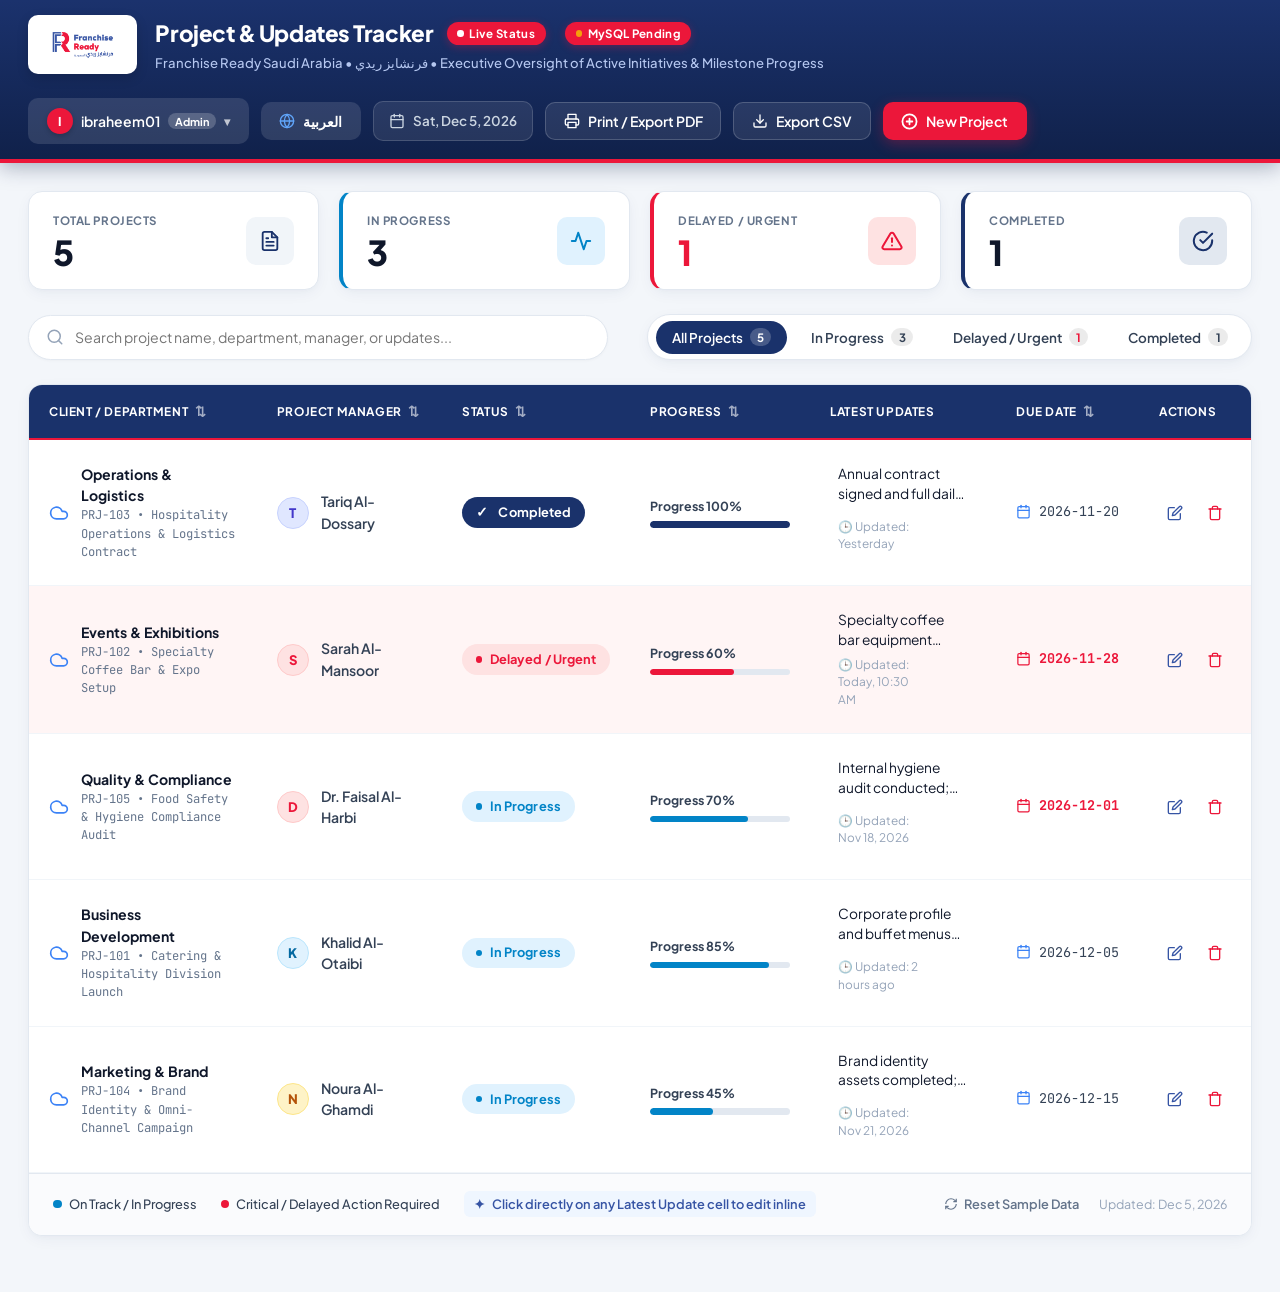
<file: index.html>
<!DOCTYPE html>
<html lang="en" dir="ltr" id="htmlRoot">
<head>
  <meta charset="UTF-8">
  <meta name="viewport" content="width=device-width, initial-scale=1.0">
  <title>Franchise Ready | Project &amp; Updates Tracker - فرنشايز ريدي</title>
  <link rel="icon" type="image/png" href="assets/logo.png">
  <link rel="preconnect" href="https://fonts.googleapis.com">
  <link rel="preconnect" href="https://fonts.gstatic.com" crossorigin>
  <link href="https://fonts.googleapis.com/css2?family=Cairo:wght@400;600;700;800;900&family=Plus+Jakarta+Sans:wght@400;500;600;700;800&family=JetBrains+Mono:wght@500;600&display=swap" rel="stylesheet">
  <link rel="stylesheet" href="css/style.css">
</head>
<body>

  <!-- Top App Navigation / Franchise Ready Executive Header -->
  <header class="app-header">
    <div class="header-container">
      <div class="header-brand">
        <!-- Official Franchise Ready Logo Card -->
        <a href="index.html" class="brand-logo-card" title="Franchise Ready - فرنشايز ريدي السعودية">
          <img src="assets/logo.png" alt="Franchise Ready Logo" class="brand-logo-img">
        </a>

        <div class="header-titles">
          <div class="title-row">
            <h1 class="app-title" data-i18n="appTitle">Project &amp; Updates Tracker</h1>
            <span class="live-status-badge">
              <span class="live-dot"></span> <span data-i18n="liveStatus">Live Status</span>
            </span>
            <a href="api/install.php" target="_blank" class="live-status-badge db-status-badge" id="headerDbBadge" title="MySQL / PHP Backend Diagnostic" style="text-decoration:none; margin-left:6px;">
              <span class="live-dot" id="headerDbDot" style="background: #10b981;"></span> <span id="headerDbText">MySQL Connected</span>
            </a>
          </div>
          <p class="app-subtitle" data-i18n="appSubtitle">Franchise Ready Saudi Arabia &bull; فرنشايز ريدي &bull; Executive Oversight of Active Initiatives &amp; Milestone Progress</p>
        </div>
      </div>

      <div class="header-actions">
        <!-- User Session Pill & Dropdown -->
        <div class="user-session-wrap" id="userSessionWrap">
          <button type="button" class="btn btn-user-profile" id="btnUserMenu" aria-expanded="false" title="User Account">
            <span class="user-avatar-mini" id="userMiniAvatar">A</span>
            <span class="user-name-label" id="userNameLabel">ibraheem01</span>
            <span class="user-role-badge" id="userRoleBadge">Admin</span>
            <span class="dropdown-caret">▾</span>
          </button>

          <!-- User Account Dropdown Menu -->
          <div class="user-dropdown-menu" id="userDropdownMenu" style="display: none;">
            <div class="dropdown-header">
              <strong id="dropdownUserFullName">Ibraheem Al-Dosari</strong>
              <small class="text-muted" id="dropdownUserRole">System Administrator</small>
            </div>
            <div class="dropdown-divider"></div>
            <!-- Admin only: Manage Users -->
            <button type="button" class="dropdown-item" id="btnOpenUserManagement">
              <span class="dropdown-icon">👥</span>
              <span data-i18n="menuManageUsers">Manage Users</span>
            </button>
            <!-- Change Password -->
            <button type="button" class="dropdown-item" id="btnOpenChangePassword">
              <span class="dropdown-icon">🔑</span>
              <span data-i18n="menuChangePassword">Change Password</span>
            </button>
            <!-- Standalone Login Page -->
            <a href="login.html" class="dropdown-item">
              <span class="dropdown-icon">🖥️</span>
              <span data-i18n="menuStandaloneLogin">Login Page</span>
            </a>
            <!-- Database Setup / Diagnostics -->
            <a href="api/install.php" target="_blank" class="dropdown-item">
              <span class="dropdown-icon">🗄️</span>
              <span data-i18n="menuDatabaseSetup">Database Setup & Diagnostics</span>
            </a>
            <div class="dropdown-divider"></div>
            <!-- Logout -->
            <button type="button" class="dropdown-item text-danger" id="btnLogout">
              <span class="dropdown-icon">🚪</span>
              <span data-i18n="menuLogout">Sign Out</span>
            </button>
          </div>
        </div>

        <!-- Bilingual Language Switcher (EN / العربية) -->
        <button type="button" class="btn btn-lang-switch" id="btnLangToggle" title="Switch Language / تغيير اللغة">
          <svg class="lang-icon" viewBox="0 0 24 24" width="16" height="16" fill="none" stroke="currentColor" stroke-width="2" stroke-linecap="round" stroke-linejoin="round">
            <circle cx="12" cy="12" r="10"></circle>
            <line x1="2" y1="12" x2="22" y2="12"></line>
            <path d="M12 2a15.3 15.3 0 0 1 4 10 15.3 15.3 0 0 1-4 10 15.3 15.3 0 0 1-4-10 15.3 15.3 0 0 1 4-10z"></path>
          </svg>
          <span id="langText">العربية</span>
        </button>

        <!-- Current Date Indicator -->
        <div class="date-display" id="currentDateDisplay">
          <svg viewBox="0 0 24 24" width="16" height="16" fill="none" stroke="currentColor" stroke-width="2" stroke-linecap="round" stroke-linejoin="round">
            <rect x="3" y="4" width="18" height="18" rx="2" ry="2"></rect>
            <line x1="16" y1="2" x2="16" y2="6"></line>
            <line x1="8" y1="2" x2="8" y2="6"></line>
            <line x1="3" y1="10" x2="21" y2="10"></line>
          </svg>
          <span id="dateText">Tue, Nov 24, 2026</span>
        </div>

        <button type="button" class="btn btn-secondary btn-print" id="btnPrint" title="Print dashboard or save as PDF">
          <svg viewBox="0 0 24 24" width="16" height="16" fill="none" stroke="currentColor" stroke-width="2" stroke-linecap="round" stroke-linejoin="round">
            <polyline points="6 9 6 2 18 2 18 9"></polyline>
            <path d="M6 18H4a2 2 0 0 1-2-2v-5a2 2 0 0 1 2-2h16a2 2 0 0 1 2 2v5a2 2 0 0 1-2 2h-2"></path>
            <rect x="6" y="14" width="12" height="8"></rect>
          </svg>
          <span data-i18n="printPdf">Print / Export PDF</span>
        </button>

        <button type="button" class="btn btn-secondary btn-export-csv" id="btnExportCSV" title="Export data to CSV spreadsheet">
          <svg viewBox="0 0 24 24" width="16" height="16" fill="none" stroke="currentColor" stroke-width="2" stroke-linecap="round" stroke-linejoin="round">
            <path d="M21 15v4a2 2 0 0 1-2 2H5a2 2 0 0 1-2-2v-4"></path>
            <polyline points="7 10 12 15 17 10"></polyline>
            <line x1="12" y1="15" x2="12" y2="3"></line>
          </svg>
          <span data-i18n="exportCsv">Export CSV</span>
        </button>

        <button type="button" class="btn btn-primary btn-new-project" id="btnOpenNewModal">
          <svg viewBox="0 0 24 24" width="17" height="17" fill="none" stroke="currentColor" stroke-width="2.5" stroke-linecap="round" stroke-linejoin="round">
            <circle cx="12" cy="12" r="10"></circle>
            <line x1="12" y1="8" x2="12" y2="16"></line>
            <line x1="8" y1="12" x2="16" y2="12"></line>
          </svg>
          <span data-i18n="newProject">New Project</span>
        </button>
      </div>
    </div>
  </header>

  <!-- Main Container -->
  <main class="main-wrapper">
    <!-- KPI Metrics Strip with Franchise Ready Brand Accents -->
    <section class="kpi-grid">
      <!-- Total Projects -->
      <div class="kpi-card card-total">
        <div class="kpi-info">
          <span class="kpi-label" data-i18n="kpiTotal">TOTAL PROJECTS</span>
          <span class="kpi-value" id="kpiTotal">0</span>
        </div>
        <div class="kpi-icon-box total-icon">
          <svg viewBox="0 0 24 24" width="22" height="22" fill="none" stroke="currentColor" stroke-width="2" stroke-linecap="round" stroke-linejoin="round">
            <path d="M14 2H6a2 2 0 0 0-2 2v16a2 2 0 0 0 2 2h12a2 2 0 0 0 2-2V8z"></path>
            <polyline points="14 2 14 8 20 8"></polyline>
            <line x1="16" y1="13" x2="8" y2="13"></line>
            <line x1="16" y1="17" x2="8" y2="17"></line>
            <polyline points="10 9 9 9 8 9"></polyline>
          </svg>
        </div>
      </div>

      <!-- In Progress -->
      <div class="kpi-card card-in-progress">
        <div class="kpi-info">
          <span class="kpi-label" data-i18n="kpiInProgress">IN PROGRESS</span>
          <span class="kpi-value" id="kpiInProgress">0</span>
        </div>
        <div class="kpi-icon-box progress-icon">
          <svg viewBox="0 0 24 24" width="22" height="22" fill="none" stroke="currentColor" stroke-width="2.2" stroke-linecap="round" stroke-linejoin="round">
            <polyline points="22 12 18 12 15 21 9 3 6 12 2 12"></polyline>
          </svg>
        </div>
      </div>

      <!-- Delayed / Urgent -->
      <div class="kpi-card card-delayed">
        <div class="kpi-info">
          <span class="kpi-label" data-i18n="kpiDelayed">DELAYED / URGENT</span>
          <span class="kpi-value alert-text" id="kpiDelayed">0</span>
        </div>
        <div class="kpi-icon-box delayed-icon">
          <svg viewBox="0 0 24 24" width="22" height="22" fill="none" stroke="currentColor" stroke-width="2.2" stroke-linecap="round" stroke-linejoin="round">
            <path d="M10.29 3.86L1.82 18a2 2 0 0 0 1.71 3h16.94a2 2 0 0 0 1.71-3L13.71 3.86a2 2 0 0 0-3.42 0z"></path>
            <line x1="12" y1="9" x2="12" y2="13"></line>
            <line x1="12" y1="17" x2="12.01" y2="17"></line>
          </svg>
        </div>
      </div>

      <!-- Completed -->
      <div class="kpi-card card-completed">
        <div class="kpi-info">
          <span class="kpi-label" data-i18n="kpiCompleted">COMPLETED</span>
          <span class="kpi-value" id="kpiCompleted">0</span>
        </div>
        <div class="kpi-icon-box completed-icon">
          <svg viewBox="0 0 24 24" width="22" height="22" fill="none" stroke="currentColor" stroke-width="2.2" stroke-linecap="round" stroke-linejoin="round">
            <path d="M22 11.08V12a10 10 0 1 1-5.93-9.14"></path>
            <polyline points="22 4 12 14.01 9 11.01"></polyline>
          </svg>
        </div>
      </div>
    </section>

    <!-- Toolbar: Search & Status Filter Tabs -->
    <section class="toolbar-section">
      <div class="search-input-wrapper">
        <svg class="search-icon" viewBox="0 0 24 24" width="18" height="18" fill="none" stroke="currentColor" stroke-width="2" stroke-linecap="round" stroke-linejoin="round">
          <circle cx="11" cy="11" r="8"></circle>
          <line x1="21" y1="21" x2="16.65" y2="16.65"></line>
        </svg>
        <input type="text" id="searchInput" placeholder="Search project name, department, manager, or updates..." autocomplete="off">
        <button type="button" class="btn-clear-search" id="btnClearSearch" title="Clear search" style="display: none;">✕</button>
      </div>

      <div class="filter-pills" role="tablist">
        <button type="button" class="filter-btn active" data-filter="all">
          <span data-i18n="filterAll">All Projects</span> <span class="badge-count" id="countAll">0</span>
        </button>
        <button type="button" class="filter-btn" data-filter="In Progress">
          <span data-i18n="filterInProgress">In Progress</span> <span class="badge-count" id="countInProgress">0</span>
        </button>
        <button type="button" class="filter-btn" data-filter="Delayed / Urgent">
          <span data-i18n="filterDelayed">Delayed / Urgent</span> <span class="badge-count alert-count" id="countDelayed">0</span>
        </button>
        <button type="button" class="filter-btn" data-filter="Completed">
          <span data-i18n="filterCompleted">Completed</span> <span class="badge-count" id="countCompleted">0</span>
        </button>
      </div>
    </section>

    <!-- Data Presentation Section (Table for Desktop / Responsive Cards for Mobile) -->
    <section class="data-table-container">
      <div class="table-responsive">
        <table class="projects-table" id="projectsTable">
          <thead>
            <tr>
              <th scope="col" class="th-dept sortable" data-sort="department">
                <div class="th-content">
                  <span data-i18n="colDept">CLIENT / DEPARTMENT</span>
                  <span class="sort-icon">⇅</span>
                </div>
              </th>
              <th scope="col" class="th-manager sortable" data-sort="manager">
                <div class="th-content">
                  <span data-i18n="colManager">PROJECT MANAGER</span>
                  <span class="sort-icon">⇅</span>
                </div>
              </th>
              <th scope="col" class="th-status sortable" data-sort="status">
                <div class="th-content">
                  <span data-i18n="colStatus">STATUS</span>
                  <span class="sort-icon">⇅</span>
                </div>
              </th>
              <th scope="col" class="th-progress sortable" data-sort="progress">
                <div class="th-content">
                  <span data-i18n="colProgress">PROGRESS</span>
                  <span class="sort-icon">⇅</span>
                </div>
              </th>
              <th scope="col" class="th-updates">
                <div class="th-content">
                  <span data-i18n="colUpdates">LATEST UPDATES</span>
                </div>
              </th>
              <th scope="col" class="th-date sortable" data-sort="dueDate">
                <div class="th-content">
                  <span data-i18n="colDate">DUE DATE</span>
                  <span class="sort-icon">⇅</span>
                </div>
              </th>
              <th scope="col" class="th-actions text-center" data-i18n="colActions">ACTIONS</th>
            </tr>
          </thead>
          <tbody id="projectsTableBody">
            <!-- Rendered dynamically by JavaScript -->
          </tbody>
        </table>
      </div>

      <!-- Empty State -->
      <div class="empty-state" id="emptyState" style="display: none;">
        <div class="empty-icon">📁</div>
        <h3 data-i18n="emptyTitle">No projects found</h3>
        <p data-i18n="emptyDesc">No project matches your search or filter criteria. Try resetting filters or adding a new project.</p>
        <button type="button" class="btn btn-primary" id="btnEmptyCreate">
          <span data-i18n="btnAddProject">+ Add New Project</span>
        </button>
      </div>

      <!-- Table Footer / Legend / Controls -->
      <div class="table-footer">
        <div class="legend-group">
          <div class="legend-item">
            <span class="legend-dot dot-blue"></span>
            <span data-i18n="legendOnTrack">On Track / In Progress</span>
          </div>
          <div class="legend-item">
            <span class="legend-dot dot-red"></span>
            <span data-i18n="legendDelayed">Critical / Delayed Action Required</span>
          </div>
          <div class="legend-item inline-edit-hint">
            <span class="hint-icon">✦</span>
            <span data-i18n="inlineEditHint">Click directly on any <strong>Latest Update</strong> cell to edit inline</span>
          </div>
        </div>

        <div class="footer-meta">
          <button type="button" class="btn-text-action" id="btnResetData">
            <svg viewBox="0 0 24 24" width="14" height="14" fill="none" stroke="currentColor" stroke-width="2">
              <path d="M3 12a9 9 0 0 1 9-9 9.75 9.75 0 0 1 6.74 2.74L21 8"></path>
              <path d="M21 3v5h-5"></path>
              <path d="M21 12a9 9 0 0 1-9 9 9.75 9.75 0 0 1-6.74-2.74L3 16"></path>
              <path d="M8 16H3v5"></path>
            </svg>
            <span data-i18n="resetSampleData">Reset Sample Data</span>
          </button>
          <span class="last-sync-time" id="lastSyncTime">Updated: Nov 24, 2026</span>
        </div>
      </div>
    </section>
  </main>

  <!-- Mobile Floating Action Button (FAB) -->
  <button type="button" class="fab-new-project" id="fabNewProject" aria-label="Add New Project" title="Add New Project">
    <svg viewBox="0 0 24 24" width="24" height="24" fill="none" stroke="currentColor" stroke-width="2.5" stroke-linecap="round" stroke-linejoin="round">
      <line x1="12" y1="5" x2="12" y2="19"></line>
      <line x1="5" y1="12" x2="19" y2="12"></line>
    </svg>
  </button>

  <!-- Modal: Add / Edit Project (Matches Screenshot 1 & 2 + Dynamic Department Choose/Add) -->
  <div class="modal-backdrop" id="projectModal" aria-hidden="true">
    <div class="modal-dialog" role="dialog" aria-modal="true" aria-labelledby="modalTitle">
      <div class="modal-header">
        <div class="modal-title-wrap">
          <div class="modal-header-icon">
            <svg viewBox="0 0 24 24" width="20" height="20" fill="none" stroke="currentColor" stroke-width="2" stroke-linecap="round" stroke-linejoin="round">
              <path d="M12 20h9"></path>
              <path d="M16.5 3.5a2.121 2.121 0 0 1 3 3L7 19l-4 1 1-4L16.5 3.5z"></path>
            </svg>
          </div>
          <h2 class="modal-title" id="modalTitle">Add New Project</h2>
        </div>
        <button type="button" class="btn-modal-close" id="btnCloseModal" aria-label="Close modal">✕</button>
      </div>

      <form id="projectForm" novalidate>
        <input type="hidden" id="editProjectId" value="">

        <div class="modal-body">
          <!-- Row 1: Code & Name -->
          <div class="form-row form-grid-2">
            <div class="form-group">
              <label for="projectCode"><span data-i18n="lblProjectCode">PROJECT CODE</span> <span class="required">*</span></label>
              <input type="text" id="projectCode" class="form-control" placeholder="PRJ-101" required>
              <small class="field-error" id="errProjectCode"></small>
            </div>
            <div class="form-group">
              <label for="projectName"><span data-i18n="lblProjectName">PROJECT NAME</span> <span class="required">*</span></label>
              <input type="text" id="projectName" class="form-control" placeholder="Enter full project title..." required>
              <small class="field-error" id="errProjectName"></small>
            </div>
          </div>

          <!-- Row 2: Department (Choose or Add) & Manager -->
          <div class="form-row form-grid-2">
            <!-- Client / Department with Choose Dropdown & "+ Add New" button -->
            <div class="form-group">
              <div class="dept-label-row">
                <label for="clientDepartmentSelect"><span data-i18n="lblDepartment">CLIENT / DEPARTMENT</span> <span class="required">*</span></label>
                <button type="button" class="btn-text-action btn-add-dept-pill" id="btnToggleAddDept" title="Add a new Client / Department">
                  <span class="plus-icon">+</span> <span data-i18n="btnAddDept">Add Department</span>
                </button>
              </div>

              <!-- Department Selection Dropdown -->
              <div class="select-wrapper">
                <select id="clientDepartmentSelect" class="form-control" required>
                  <!-- Populated dynamically via JS -->
                </select>
              </div>

              <!-- Quick-Add New Department Box (Slides open when button clicked) -->
              <div class="inline-add-dept-box" id="inlineAddDeptBox" style="display: none;">
                <input type="text" id="newDeptInput" class="form-control" placeholder="Type new department name...">
                <div class="add-dept-actions">
                  <button type="button" class="btn btn-sm btn-save" id="btnConfirmAddDept" data-i18n="btnSaveDept">Add</button>
                  <button type="button" class="btn btn-sm btn-cancel" id="btnCancelAddDept" data-i18n="btnCancel">Cancel</button>
                </div>
              </div>
              <small class="field-error" id="errClientDepartment"></small>
            </div>

            <div class="form-group">
              <label for="projectManager"><span data-i18n="lblManager">PROJECT MANAGER</span> <span class="required">*</span></label>
              <input type="text" id="projectManager" class="form-control" placeholder="e.g., Sarah Al-Mansoor" required>
              <small class="field-error" id="errProjectManager"></small>
            </div>
          </div>

          <!-- Row 3: Status, Due Date, Progress -->
          <div class="form-row form-grid-3">
            <div class="form-group">
              <label for="projectStatus"><span data-i18n="lblStatus">STATUS</span> <span class="required">*</span></label>
              <div class="select-wrapper">
                <select id="projectStatus" class="form-control" required>
                  <option value="In Progress" data-i18n="optInProgress">In Progress</option>
                  <option value="Delayed / Urgent" data-i18n="optDelayed">Delayed / Urgent</option>
                  <option value="Completed" data-i18n="optCompleted">Completed</option>
                </select>
              </div>
            </div>

            <div class="form-group">
              <label for="dueDate"><span data-i18n="lblDueDate">DUE DATE</span> <span class="required">*</span></label>
              <div class="date-input-wrap">
                <input type="date" id="dueDate" class="form-control" required>
              </div>
              <small class="field-error" id="errDueDate"></small>
            </div>

            <div class="form-group">
              <div class="progress-label-row">
                <label for="progressRange" data-i18n="lblProgress">PROGRESS</label>
                <span class="progress-badge-val" id="progressValBadge">0%</span>
              </div>
              <div class="range-slider-wrapper">
                <input type="range" id="progressRange" min="0" max="100" step="5" value="0">
              </div>
            </div>
          </div>

          <!-- Row 4: Latest Updates -->
          <div class="form-group">
            <label for="latestUpdates"><span data-i18n="lblUpdates">LATEST UPDATES</span> <span class="required">*</span></label>
            <textarea id="latestUpdates" rows="3" class="form-control" placeholder="Summarize recent milestones, blockers, or next action items..." required></textarea>
            <small class="field-error" id="errLatestUpdates"></small>
          </div>
        </div>

        <div class="modal-footer">
          <button type="button" class="btn btn-cancel" id="btnCancelModal" data-i18n="btnCancel">Cancel</button>
          <button type="submit" class="btn btn-save" id="btnSaveProject">
            <svg viewBox="0 0 24 24" width="16" height="16" fill="none" stroke="currentColor" stroke-width="2" stroke-linecap="round" stroke-linejoin="round">
              <path d="M19 21H5a2 2 0 0 1-2-2V5a2 2 0 0 1 2-2h11l5 5v11a2 2 0 0 1-2 2z"></path>
              <polyline points="17 21 17 13 7 13 7 21"></polyline>
              <polyline points="7 3 7 8 15 8"></polyline>
            </svg>
            <span data-i18n="btnSaveProject">Save Project</span>
          </button>
        </div>
      </form>
    </div>
  </div>

  <!-- Inline Quick-Edit Update Popover Modal -->
  <div class="modal-backdrop" id="inlineEditModal" aria-hidden="true">
    <div class="modal-dialog modal-sm" role="dialog">
      <div class="modal-header">
        <div class="modal-title-wrap">
          <h2 class="modal-title" id="inlineModalTitle" data-i18n="inlineModalTitle">Edit Latest Update</h2>
        </div>
        <button type="button" class="btn-modal-close" id="btnCloseInlineModal">✕</button>
      </div>
      <form id="inlineEditForm">
        <input type="hidden" id="inlineProjectId" value="">
        <div class="modal-body">
          <div class="inline-project-info" id="inlineProjectInfo"></div>
          <div class="form-group">
            <label for="inlineUpdateText" data-i18n="lblInlineUpdate">LATEST OPERATIONAL UPDATE</label>
            <textarea id="inlineUpdateText" rows="4" class="form-control" required placeholder="Type operational update..."></textarea>
          </div>
        </div>
        <div class="modal-footer">
          <button type="button" class="btn btn-cancel" id="btnCancelInline" data-i18n="btnCancel">Cancel</button>
          <button type="submit" class="btn btn-save" data-i18n="btnUpdateNow">Update Now</button>
        </div>
      </form>
    </div>
  </div>

  <!-- Delete Confirmation Modal -->
  <div class="modal-backdrop" id="deleteConfirmModal" aria-hidden="true">
    <div class="modal-dialog modal-sm modal-danger" role="dialog">
      <div class="modal-header modal-header-danger">
        <h2 class="modal-title" data-i18n="deleteModalTitle">Delete Project</h2>
        <button type="button" class="btn-modal-close" id="btnCloseDeleteModal">✕</button>
      </div>
      <div class="modal-body">
        <p><span data-i18n="deleteConfirmPrefix">Are you sure you want to remove project</span> <strong id="deleteProjectName"></strong>?</p>
        <p class="text-muted text-sm" data-i18n="deleteWarning">This action cannot be undone.</p>
      </div>
      <div class="modal-footer">
        <button type="button" class="btn btn-cancel" id="btnCancelDelete" data-i18n="btnCancel">Cancel</button>
        <button type="button" class="btn btn-danger" id="btnConfirmDelete" data-i18n="btnConfirmDelete">Delete Project</button>
      </div>
    </div>
  </div>

  <!-- =========================================================================
       AUTHENTICATION & USER MANAGEMENT MODALS
       ========================================================================= -->

  <!-- Modal: Login / Sign In -->
  <div class="modal-backdrop" id="loginModal" aria-hidden="true">
    <div class="modal-dialog modal-sm" role="dialog">
      <div class="modal-header">
        <div class="modal-title-wrap">
          <img src="assets/logo.png" alt="Logo" class="login-modal-logo">
          <h2 class="modal-title" data-i18n="modalLoginTitle">Executive Portal Sign In</h2>
        </div>
        <button type="button" class="btn-modal-close" id="btnCloseLoginModal">✕</button>
      </div>
      <form id="loginForm" novalidate>
        <div class="modal-body">
          <div class="login-alert alert-danger" id="loginErrorAlert" style="display: none;"></div>

          <div class="form-group">
            <label for="loginUsername"><span data-i18n="lblUsername">Username</span> <span class="required">*</span></label>
            <input type="text" id="loginUsername" class="form-control" placeholder="e.g. ibraheem01" required autocomplete="username">
          </div>

          <div class="form-group">
            <label for="loginPassword"><span data-i18n="lblPassword">Password</span> <span class="required">*</span></label>
            <input type="password" id="loginPassword" class="form-control" placeholder="•••••••••" required autocomplete="current-password">
          </div>

          <!-- Credentials hint for user -->
          <div class="login-credentials-hint">
            <span class="hint-title" data-i18n="hintDefaultCreds">Default Admin Login:</span>
            <code>ibraheem01</code> / <code>123456789</code>
          </div>

          <div style="text-align: center; margin-top: 12px;">
            <a href="login.html" class="link-open-standalone" data-i18n="linkOpenLoginPage" style="color: var(--primary-blue); font-size: 0.85rem; font-weight: 600; text-decoration: none;">Open Dedicated Login Page &rarr;</a>
          </div>
        </div>

        <div class="modal-footer">
          <button type="button" class="btn btn-cancel" id="btnGuestLogin" data-i18n="btnContinueGuest">Guest View</button>
          <button type="submit" class="btn btn-primary btn-new-project" data-i18n="btnSignIn">Sign In</button>
        </div>
      </form>
    </div>
  </div>

  <!-- Modal: Change Password / Profile Settings -->
  <div class="modal-backdrop" id="changePasswordModal" aria-hidden="true">
    <div class="modal-dialog modal-sm" role="dialog">
      <div class="modal-header">
        <div class="modal-title-wrap">
          <h2 class="modal-title" data-i18n="titleChangePassword">Change Password / Profile</h2>
        </div>
        <button type="button" class="btn-modal-close" id="btnCloseChangePassModal">✕</button>
      </div>
      <form id="changePasswordForm" novalidate>
        <div class="modal-body">
          <div class="form-group">
            <label for="profileUsername" data-i18n="lblUsername">Username</label>
            <input type="text" id="profileUsername" class="form-control" required>
            <small class="field-error" id="errProfileUsername"></small>
          </div>

          <div class="form-group">
            <label for="profileFullName" data-i18n="lblFullName">Full Name</label>
            <input type="text" id="profileFullName" class="form-control" required>
          </div>

          <div class="form-group">
            <label for="currentPassword"><span data-i18n="lblCurrentPassword">Current Password</span> <span class="required">*</span></label>
            <input type="password" id="currentPassword" class="form-control" required>
            <small class="field-error" id="errCurrentPassword"></small>
          </div>

          <div class="form-group">
            <label for="newPassword"><span data-i18n="lblNewPassword">New Password</span> <span class="required">*</span></label>
            <input type="password" id="newPassword" class="form-control" required minlength="6">
            <small class="field-error" id="errNewPassword"></small>
          </div>

          <div class="form-group">
            <label for="confirmNewPassword"><span data-i18n="lblConfirmPassword">Confirm New Password</span> <span class="required">*</span></label>
            <input type="password" id="confirmNewPassword" class="form-control" required>
            <small class="field-error" id="errConfirmNewPassword"></small>
          </div>
        </div>

        <div class="modal-footer">
          <button type="button" class="btn btn-cancel" id="btnCancelChangePass" data-i18n="btnCancel">Cancel</button>
          <button type="submit" class="btn btn-save" data-i18n="btnSavePassword">Save Password</button>
        </div>
      </form>
    </div>
  </div>

  <!-- Modal: User Management (Admin Only) -->
  <div class="modal-backdrop" id="userManagementModal" aria-hidden="true">
    <div class="modal-dialog" role="dialog" style="max-width: 720px;">
      <div class="modal-header">
        <div class="modal-title-wrap">
          <h2 class="modal-title" data-i18n="titleUserManagement">User Management &amp; Access Control</h2>
        </div>
        <button type="button" class="btn-modal-close" id="btnCloseUserMgmtModal">✕</button>
      </div>
      <div class="modal-body">
        <!-- Add New User Form / Toggle -->
        <div class="user-mgmt-top">
          <h3 data-i18n="headerRegisteredUsers">Registered Users</h3>
          <button type="button" class="btn btn-sm btn-primary" id="btnToggleAddUserForm">
            <span class="plus-icon">+</span> <span data-i18n="btnAddUser">Add New User</span>
          </button>
        </div>

        <!-- Hidden Add User Collapsible Form -->
        <div class="add-user-card" id="addUserCard" style="display: none;">
          <h4 data-i18n="titleCreateUser">Create New User Account</h4>
          <form id="addUserForm" novalidate>
            <div class="form-row form-grid-2">
              <div class="form-group">
                <label for="newUsername"><span data-i18n="lblUsername">Username</span> <span class="required">*</span></label>
                <input type="text" id="newUsername" class="form-control" placeholder="e.g., faisal02" required>
                <small class="field-error" id="errNewUsername"></small>
              </div>
              <div class="form-group">
                <label for="newUserFullName"><span data-i18n="lblFullName">Full Name</span> <span class="required">*</span></label>
                <input type="text" id="newUserFullName" class="form-control" placeholder="e.g., Faisal Al-Harbi" required>
                <small class="field-error" id="errNewUserFullName"></small>
              </div>
            </div>

            <div class="form-row form-grid-2">
              <div class="form-group">
                <label for="newUserPassword"><span data-i18n="lblPassword">Password</span> <span class="required">*</span></label>
                <input type="password" id="newUserPassword" class="form-control" placeholder="••••••••" required minlength="6">
                <small class="field-error" id="errNewUserPassword"></small>
              </div>
              <div class="form-group">
                <label for="newUserRole"><span data-i18n="lblRole">Role</span> <span class="required">*</span></label>
                <select id="newUserRole" class="form-control" required>
                  <option value="user" data-i18n="roleUser">User (Standard Access)</option>
                  <option value="admin" data-i18n="roleAdmin">Admin (Full Control)</option>
                </select>
              </div>
            </div>

            <div class="add-user-btn-row">
              <button type="button" class="btn btn-sm btn-cancel" id="btnCancelAddUser" data-i18n="btnCancel">Cancel</button>
              <button type="submit" class="btn btn-sm btn-save" data-i18n="btnCreateAccount">Create User</button>
            </div>
          </form>
        </div>

        <!-- Users Table -->
        <div class="table-responsive">
          <table class="users-table">
            <thead>
              <tr>
                <th data-i18n="colUser">User</th>
                <th data-i18n="colRole">Role</th>
                <th data-i18n="colCreated">Created</th>
                <th class="text-center" data-i18n="colActions">Actions</th>
              </tr>
            </thead>
            <tbody id="usersTableBody">
              <!-- Rendered via JS -->
            </tbody>
          </table>
        </div>
      </div>
      <div class="modal-footer">
        <button type="button" class="btn btn-secondary" id="btnCloseUserMgmtBottom" data-i18n="btnClose">Close</button>
      </div>
    </div>
  </div>

  <!-- Modal: Edit User & Reset Password (Admin Only) -->
  <div class="modal-backdrop" id="editUserModal" aria-hidden="true">
    <div class="modal-dialog modal-sm" role="dialog" style="max-width: 520px;">
      <div class="modal-header">
        <div class="modal-title-wrap">
          <h2 class="modal-title" data-i18n="titleEditUser">Edit User &amp; Password</h2>
        </div>
        <button type="button" class="btn-modal-close" id="btnCloseEditUserModal">✕</button>
      </div>
      <form id="editUserForm" novalidate>
        <div class="modal-body">
          <input type="hidden" id="editUserId">
          <input type="hidden" id="editUserOriginalUsername">

          <div class="form-group">
            <label for="editUserUsername"><span data-i18n="lblUsername">Username</span> <span class="required">*</span></label>
            <input type="text" id="editUserUsername" class="form-control" required>
            <small class="field-error" id="errEditUserUsername"></small>
          </div>

          <div class="form-group">
            <label for="editUserFullName"><span data-i18n="lblFullName">Full Name</span> <span class="required">*</span></label>
            <input type="text" id="editUserFullName" class="form-control" required>
            <small class="field-error" id="errEditUserFullName"></small>
          </div>

          <div class="form-group">
            <label for="editUserEmail"><span data-i18n="lblEmail">Email Address</span></label>
            <input type="email" id="editUserEmail" class="form-control" placeholder="user@franchiseready.sa">
          </div>

          <div class="form-row form-grid-2">
            <div class="form-group">
              <label for="editUserRole"><span data-i18n="lblRole">Role</span></label>
              <select id="editUserRole" class="form-control">
                <option value="user" data-i18n="roleUser">User (Standard Access)</option>
                <option value="admin" data-i18n="roleAdmin">Admin (Full Control)</option>
              </select>
            </div>
            <div class="form-group">
              <label for="editUserStatus"><span data-i18n="lblStatus">Status</span></label>
              <select id="editUserStatus" class="form-control">
                <option value="active" data-i18n="statusActive">Active</option>
                <option value="inactive" data-i18n="statusInactive">Inactive</option>
              </select>
            </div>
          </div>

          <div class="form-group" style="background: #f8fafc; padding: 12px; border-radius: 8px; border: 1px dashed var(--border-color);">
            <label for="editUserPassword">
              <span data-i18n="lblNewPassword">Reset / New Password</span>
              <small class="text-muted" style="font-weight: normal;" data-i18n="hintLeaveBlankKeep"> (Leave blank to keep unchanged)</small>
            </label>
            <div class="input-with-icon" style="position: relative;">
              <input type="password" id="editUserPassword" class="form-control" placeholder="•••••••••" autocomplete="new-password">
              <button type="button" class="btn-toggle-password" id="btnToggleEditUserPass" style="position: absolute; right: 10px; top: 50%; transform: translateY(-50%); background: none; border: none; cursor: pointer;">👁</button>
            </div>
            <small class="field-error" id="errEditUserPassword"></small>
          </div>
        </div>
        <div class="modal-footer">
          <button type="button" class="btn btn-secondary" id="btnCancelEditUser" data-i18n="btnCancel">Cancel</button>
          <button type="submit" class="btn btn-primary" id="btnSaveEditUser" data-i18n="btnSave">Save Changes</button>
        </div>
      </form>
    </div>
  </div>

  <!-- Modal: View User Details (Admin Only) -->
  <div class="modal-backdrop" id="viewUserModal" aria-hidden="true">
    <div class="modal-dialog modal-sm" role="dialog" style="max-width: 440px;">
      <div class="modal-header">
        <div class="modal-title-wrap">
          <h2 class="modal-title" data-i18n="titleViewUser">User Profile Details</h2>
        </div>
        <button type="button" class="btn-modal-close" id="btnCloseViewUserModal">✕</button>
      </div>
      <div class="modal-body" style="text-align: center; padding: 24px 20px;">
        <div class="view-user-avatar" id="viewUserAvatar" style="width: 68px; height: 68px; border-radius: 50%; background: var(--primary-blue); color: #fff; display: inline-flex; align-items: center; justify-content: center; font-size: 1.8rem; font-weight: 700; margin-bottom: 12px; box-shadow: 0 4px 14px rgba(54,84,164,0.3);">U</div>
        <h3 id="viewUserFullName" style="font-size: 1.2rem; font-weight: 800; margin-bottom: 4px;">User Full Name</h3>
        <p class="text-muted" id="viewUserUsername" style="font-size: 0.9rem; margin-bottom: 16px;">@username</p>
        
        <div class="view-user-details-card" style="background: #f8fafc; border: 1px solid var(--border-color); border-radius: 12px; padding: 14px 18px; text-align: left; margin-bottom: 8px;">
          <div style="display: flex; justify-content: space-between; margin-bottom: 10px; font-size: 0.9rem;">
            <span class="text-muted" data-i18n="lblRole">Role:</span>
            <span id="viewUserRoleBadge" class="role-badge role-user">User</span>
          </div>
          <div style="display: flex; justify-content: space-between; margin-bottom: 10px; font-size: 0.9rem;">
            <span class="text-muted" data-i18n="lblEmail">Email:</span>
            <strong id="viewUserEmail">user@franchiseready.sa</strong>
          </div>
          <div style="display: flex; justify-content: space-between; margin-bottom: 10px; font-size: 0.9rem;">
            <span class="text-muted" data-i18n="lblStatus">Status:</span>
            <strong id="viewUserStatus" style="color: #10b981;">Active</strong>
          </div>
          <div style="display: flex; justify-content: space-between; font-size: 0.9rem;">
            <span class="text-muted" data-i18n="colCreated">Created Date:</span>
            <span id="viewUserCreated">2026-11-20</span>
          </div>
        </div>
      </div>
      <div class="modal-footer" style="justify-content: space-between;">
        <button type="button" class="btn btn-secondary" id="btnCloseViewUserBottom" data-i18n="btnClose">Close</button>
        <button type="button" class="btn btn-primary" id="btnEditFromView" data-i18n="btnEdit">Edit This User</button>
      </div>
    </div>
  </div>

  <!-- Toast Notification Container -->
  <div class="toast-container" id="toastContainer"></div>

  <!-- Print Title (Rendered in printed / PDF version) -->
  <div class="print-header-cover" style="display: none;">
    <div class="print-brand-wrap">
      <img src="assets/logo.png" alt="Franchise Ready Logo" class="print-logo">
      <div>
        <h2 data-i18n="printTitle">FRANCHISE READY SAUDI ARABIA &bull; فرنشايز ريدي</h2>
        <p data-i18n="printSub">EXECUTIVE PROJECT &amp; OPERATIONAL UPDATES REPORT</p>
      </div>
    </div>
    <p class="print-meta-line"><span data-i18n="printGen">Generated on</span> <span id="printDateStamp"></span> &bull; <span data-i18n="printPortal">Executive Management Portal</span></p>
  </div>

  <script src="js/api.js"></script>
  <script src="js/app.js"></script>
</body>
</html>
</file>
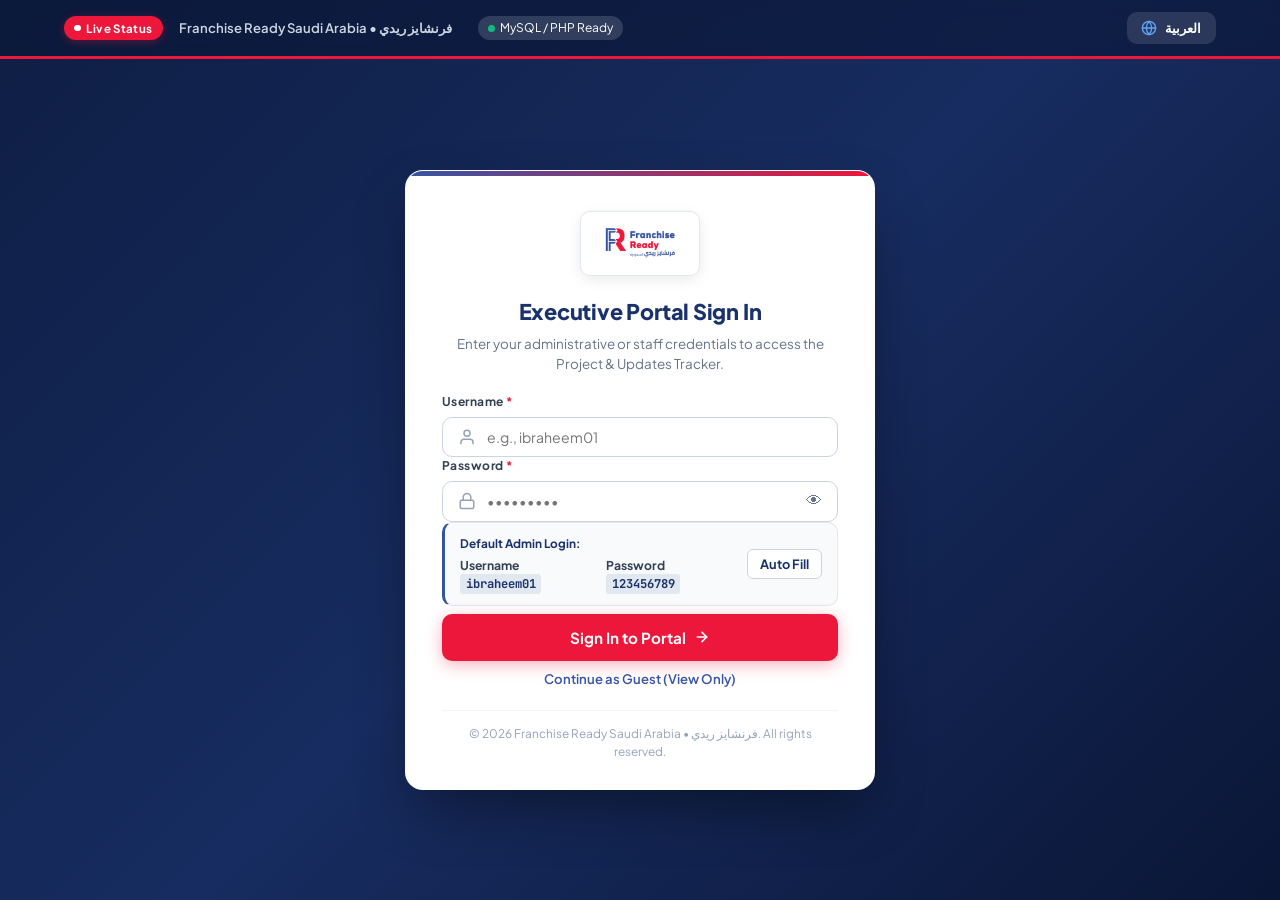
<file: login.html>
<!DOCTYPE html>
<html lang="en" dir="ltr" id="htmlRoot">
<head>
  <meta charset="UTF-8">
  <meta name="viewport" content="width=device-width, initial-scale=1.0">
  <title>Franchise Ready | Sign In - تسجيل الدخول</title>
  <link rel="icon" type="image/png" href="assets/logo.png">
  <link rel="preconnect" href="https://fonts.googleapis.com">
  <link rel="preconnect" href="https://fonts.gstatic.com" crossorigin>
  <link href="https://fonts.googleapis.com/css2?family=Cairo:wght@400;600;700;800;900&family=Plus+Jakarta+Sans:wght@400;500;600;700;800&family=JetBrains+Mono:wght@500;600&display=swap" rel="stylesheet">
  <link rel="stylesheet" href="css/style.css">
</head>
<body class="login-body">

  <!-- Top Ambient Header Line -->
  <div class="login-ambient-bar">
    <div class="login-ambient-inner">
      <div class="login-brand-meta">
        <span class="live-status-badge">
          <span class="live-dot"></span> <span data-i18n="liveStatus">Live Status</span>
        </span>
        <span class="login-system-title" data-i18n="appSubtitle">Franchise Ready Saudi Arabia &bull; فرنشايز ريدي</span>
        <a href="api/install.php" target="_blank" class="db-status-pill" id="dbStatusPill" style="display:inline-flex; align-items:center; gap:5px; font-size:0.75rem; background:rgba(255,255,255,0.15); padding:3px 10px; border-radius:12px; color:#fff; text-decoration:none; margin-left:10px;">
          <span style="display:inline-block; width:7px; height:7px; border-radius:50%; background:#10b981;"></span>
          <span id="dbStatusText">MySQL / PHP Ready</span>
        </a>
      </div>

      <!-- Bilingual Language Switcher -->
      <button type="button" class="btn btn-lang-switch btn-lang-login" id="btnLangToggle" title="Switch Language / تغيير اللغة">
        <svg class="lang-icon" viewBox="0 0 24 24" width="16" height="16" fill="none" stroke="currentColor" stroke-width="2" stroke-linecap="round" stroke-linejoin="round">
          <circle cx="12" cy="12" r="10"></circle>
          <line x1="2" y1="12" x2="22" y2="12"></line>
          <path d="M12 2a15.3 15.3 0 0 1 4 10 15.3 15.3 0 0 1-4 10 15.3 15.3 0 0 1-4-10 15.3 15.3 0 0 1 4-10z"></path>
        </svg>
        <span id="langText">العربية</span>
      </button>
    </div>
  </div>

  <!-- Centered Login Container -->
  <main class="login-main-container">
    <div class="login-card">
      <!-- Top Red Brand Accent Strip -->
      <div class="login-card-accent"></div>

      <!-- Official Logo Presentation -->
      <div class="login-logo-container">
        <div class="brand-logo-card">
          <img src="assets/logo.png" alt="Franchise Ready Logo" class="brand-logo-img">
        </div>
      </div>

      <!-- Titles -->
      <div class="login-heading">
        <h1 class="login-title" data-i18n="loginPageTitle">Executive Portal Sign In</h1>
        <p class="login-desc" data-i18n="loginPageDesc">Enter your administrative or staff credentials to access the Project &amp; Updates Tracker.</p>
      </div>

      <!-- Alert Error Banner -->
      <div class="login-alert alert-danger" id="loginAlert" style="display: none;"></div>

      <!-- Login Form -->
      <form id="standaloneLoginForm" novalidate>
        <div class="form-group">
          <label for="inputUsername"><span data-i18n="lblUsername">Username</span> <span class="required">*</span></label>
          <div class="input-with-icon">
            <svg class="input-icon" viewBox="0 0 24 24" width="18" height="18" fill="none" stroke="currentColor" stroke-width="2" stroke-linecap="round" stroke-linejoin="round">
              <path d="M20 21v-2a4 4 0 0 0-4-4H8a4 4 0 0 0-4 4v2"></path>
              <circle cx="12" cy="7" r="4"></circle>
            </svg>
            <input type="text" id="inputUsername" class="form-control" placeholder="e.g., ibraheem01" required autocomplete="username">
          </div>
        </div>

        <div class="form-group">
          <label for="inputPassword"><span data-i18n="lblPassword">Password</span> <span class="required">*</span></label>
          <div class="input-with-icon">
            <svg class="input-icon" viewBox="0 0 24 24" width="18" height="18" fill="none" stroke="currentColor" stroke-width="2" stroke-linecap="round" stroke-linejoin="round">
              <rect x="3" y="11" width="18" height="11" rx="2" ry="2"></rect>
              <path d="M7 11V7a5 5 0 0 1 10 0v4"></path>
            </svg>
            <input type="password" id="inputPassword" class="form-control" placeholder="•••••••••" required autocomplete="current-password">
            <button type="button" class="btn-toggle-password" id="btnTogglePassword" title="Show/Hide Password">👁</button>
          </div>
        </div>

        <!-- Default Credentials Helper Card -->
        <div class="login-credentials-box">
          <div class="creds-info">
            <span class="creds-title" data-i18n="hintDefaultCreds">Default Admin Login:</span>
            <div class="creds-tags">
              <span><strong data-i18n="lblUsername">Username:</strong> <code>ibraheem01</code></span>
              <span><strong data-i18n="lblPassword">Password:</strong> <code>123456789</code></span>
            </div>
          </div>
          <button type="button" class="btn btn-sm btn-secondary btn-fill-demo" id="btnFillDemo" title="Auto-fill default admin credentials">
            <span data-i18n="btnAutoFill">Auto Fill</span>
          </button>
        </div>

        <!-- Submit Button -->
        <button type="submit" class="btn btn-primary btn-submit-login" id="btnSubmitLogin">
          <span data-i18n="btnSignIn">Sign In to Portal</span>
          <svg viewBox="0 0 24 24" width="16" height="16" fill="none" stroke="currentColor" stroke-width="2.5" stroke-linecap="round" stroke-linejoin="round">
            <line x1="5" y1="12" x2="19" y2="12"></line>
            <polyline points="12 5 19 12 12 19"></polyline>
          </svg>
        </button>

        <!-- Continue as Guest Option -->
        <div class="login-alt-actions">
          <a href="index.html" class="link-guest-mode" id="linkGuestMode" data-i18n="btnContinueGuest">
            &larr; <span data-i18n="btnContinueGuest">Continue as Guest (View Only)</span>
          </a>
        </div>
      </form>

      <!-- Bottom Security & Copyright Note -->
      <div class="login-footer-note">
        <p>&copy; 2026 Franchise Ready Saudi Arabia &bull; فرنشايز ريدي. <span data-i18n="loginRights">All rights reserved.</span></p>
      </div>
    </div>
  </main>

  <!-- Toast Notification Container -->
  <div class="toast-container" id="toastContainer"></div>

  <script src="js/api.js"></script>
  <script src="js/login.js"></script>
</body>
</html>
</file>
<file: css/style.css>
/* ==========================================================================
   Franchise Ready (فرنشايز ريدي السعودية) - Executive Tracker Stylesheet
   Corporate Identity: Royal Blue (#3654a4), Deep Navy (#1a326b) & Scarlet Red (#ec173a)
   Bilingual Support (English & Arabic RTL / LTR), Fully Responsive (Mobile, Tablet, Desktop)
   User Authentication & Access Control, Dynamic Department Management
   Dedicated Standalone Login Page Styles
   ========================================================================== */

:root {
  --font-en: 'Plus Jakarta Sans', -apple-system, BlinkMacSystemFont, "Segoe UI", Roboto, sans-serif;
  --font-ar: 'Cairo', 'Tajawal', -apple-system, BlinkMacSystemFont, sans-serif;
  --font-primary: var(--font-en);
  --font-mono: 'JetBrains Mono', monospace;

  /* Franchise Ready Official Brand Palette */
  --brand-navy: #1a326b;          /* Corporate Royal Navy */
  --brand-navy-dark: #102149;
  --brand-blue: #3654a4;          /* "Franchise" & "F" Blue */
  --brand-blue-light: #5274cc;

  --brand-red: #ec173a;           /* "Ready" & "R" Scarlet Red */
  --brand-red-hover: #d31031;
  --brand-red-subtle: #fee2e2;
  --brand-red-glow: rgba(236, 23, 58, 0.32);

  /* Neutrals & Layout */
  --body-bg: #f3f6fa;
  --surface: #ffffff;
  --surface-hover: #f8fafc;
  --surface-border: #e2e8f0;
  --surface-shadow: 0 4px 16px -2px rgba(26, 50, 107, 0.06), 0 2px 6px -2px rgba(26, 50, 107, 0.03);

  --text-main: #0f172a;
  --text-secondary: #334155;
  --text-muted: #64748b;
  --text-light: #94a3b8;

  /* Status Tokens */
  --status-inprogress-bg: #e0f2fe;
  --status-inprogress-text: #0284c7;
  --status-inprogress-dot: #0284c7;
  --status-inprogress-bar: #0284c7;

  --status-delayed-bg: #fee2e2;
  --status-delayed-text: #ec173a;
  --status-delayed-dot: #ec173a;
  --status-delayed-bar: #ec173a;
  --status-delayed-row: #fff5f5;

  --status-completed-bg: #1a326b;
  --status-completed-text: #ffffff;
  --status-completed-dot: #38bdf8;
  --status-completed-bar: #1a326b;

  /* Design Constants */
  --radius-sm: 6px;
  --radius-md: 10px;
  --radius-lg: 14px;
  --radius-full: 9999px;
  --transition: all 0.2s cubic-bezier(0.16, 1, 0.3, 1);
}

/* Reset & Box Sizing */
*, *::before, *::after {
  box-sizing: border-box;
  margin: 0;
  padding: 0;
}

body {
  font-family: var(--font-primary);
  background-color: var(--body-bg);
  color: var(--text-main);
  line-height: 1.5;
  -webkit-font-smoothing: antialiased;
  min-height: 100vh;
  display: flex;
  flex-direction: column;
}

/* Arabic RTL Typography Mode */
html[dir="rtl"] body {
  font-family: var(--font-ar);
}

/* ==========================================================================
   Header: Franchise Ready Executive Royal Navy Bar with Red Accent
   ========================================================================== */
.app-header {
  background: linear-gradient(180deg, #1b326d 0%, #10214a 100%);
  color: #ffffff;
  border-bottom: 4px solid var(--brand-red);
  box-shadow: 0 4px 20px rgba(16, 33, 74, 0.35);
  position: sticky;
  top: 0;
  z-index: 100;
}

.header-container {
  max-width: 1440px;
  margin: 0 auto;
  padding: 0.95rem 1.75rem;
  display: flex;
  align-items: center;
  justify-content: space-between;
  gap: 1.5rem;
  flex-wrap: wrap;
}

.header-brand {
  display: flex;
  align-items: center;
  gap: 1.15rem;
}

/* Franchise Ready Logo Presentation Card */
.brand-logo-card {
  display: inline-flex;
  align-items: center;
  justify-content: center;
  background-color: #ffffff;
  padding: 0.35rem 0.85rem;
  border-radius: var(--radius-md);
  border: 1.5px solid rgba(255, 255, 255, 0.4);
  box-shadow: 0 4px 12px rgba(0, 0, 0, 0.16), inset 0 1px 0 rgba(255, 255, 255, 0.8);
  transition: var(--transition);
  text-decoration: none;
  cursor: pointer;
}

.brand-logo-card:hover {
  transform: translateY(-1px);
  box-shadow: 0 6px 16px rgba(236, 23, 58, 0.3);
  border-color: var(--brand-red);
}

.brand-logo-img {
  height: 46px;
  width: auto;
  object-fit: contain;
  display: block;
}

.header-titles {
  display: flex;
  flex-direction: column;
  gap: 0.2rem;
}

.title-row {
  display: flex;
  align-items: center;
  gap: 0.85rem;
  flex-wrap: wrap;
}

.app-title {
  font-size: 1.4rem;
  font-weight: 800;
  letter-spacing: -0.02em;
  color: #ffffff;
}

.live-status-badge {
  background-color: var(--brand-red);
  color: #ffffff;
  font-size: 0.72rem;
  font-weight: 700;
  padding: 0.2rem 0.65rem;
  border-radius: var(--radius-full);
  display: inline-flex;
  align-items: center;
  gap: 0.35rem;
  letter-spacing: 0.03em;
  box-shadow: 0 2px 8px var(--brand-red-glow);
}

.live-dot {
  width: 6.5px;
  height: 6.5px;
  border-radius: 50%;
  background-color: #ffffff;
  display: inline-block;
  animation: pulse-live 1.8s infinite;
}

@keyframes pulse-live {
  0% { transform: scale(0.9); opacity: 0.8; }
  50% { transform: scale(1.3); opacity: 1; }
  100% { transform: scale(0.9); opacity: 0.8; }
}

.app-subtitle {
  font-size: 0.82rem;
  color: #b5c7f0;
  font-weight: 500;
}

.header-actions {
  display: flex;
  align-items: center;
  gap: 0.75rem;
  flex-wrap: wrap;
}

/* ==========================================================================
   User Session & Account Dropdown
   ========================================================================== */
.user-session-wrap {
  position: relative;
}

.btn-user-profile {
  background: rgba(255, 255, 255, 0.12);
  border: 1.5px solid rgba(255, 255, 255, 0.25);
  color: #ffffff;
  font-family: inherit;
  font-size: 0.84rem;
  font-weight: 600;
  padding: 0.4rem 0.85rem;
  border-radius: var(--radius-full);
  display: inline-flex;
  align-items: center;
  gap: 0.55rem;
  cursor: pointer;
  transition: var(--transition);
}

.btn-user-profile:hover {
  background: rgba(255, 255, 255, 0.22);
  border-color: rgba(255, 255, 255, 0.45);
}

.user-avatar-mini {
  width: 26px;
  height: 26px;
  border-radius: 50%;
  background-color: var(--brand-red);
  color: #ffffff;
  font-size: 0.76rem;
  font-weight: 800;
  display: flex;
  align-items: center;
  justify-content: center;
  box-shadow: 0 2px 5px rgba(0, 0, 0, 0.2);
}

.user-name-label {
  max-width: 110px;
  overflow: hidden;
  text-overflow: ellipsis;
  white-space: nowrap;
}

.user-role-badge {
  background: rgba(255, 255, 255, 0.2);
  color: #ffffff;
  font-size: 0.68rem;
  font-weight: 700;
  padding: 0.1rem 0.45rem;
  border-radius: var(--radius-full);
}

.dropdown-caret {
  font-size: 0.75rem;
  opacity: 0.7;
}

/* User Account Dropdown Menu */
.user-dropdown-menu {
  position: absolute;
  top: calc(100% + 8px);
  right: 0;
  background: #ffffff;
  color: var(--text-main);
  border-radius: var(--radius-md);
  box-shadow: 0 10px 25px rgba(16, 33, 74, 0.25);
  border: 1px solid var(--surface-border);
  min-width: 210px;
  padding: 0.5rem 0;
  z-index: 200;
  animation: dropdown-fade 0.15s ease-out;
}

html[dir="rtl"] .user-dropdown-menu {
  right: auto;
  left: 0;
}

@keyframes dropdown-fade {
  from { opacity: 0; transform: translateY(-6px); }
  to { opacity: 1; transform: translateY(0); }
}

.dropdown-header {
  padding: 0.5rem 1rem 0.4rem;
  display: flex;
  flex-direction: column;
  gap: 0.1rem;
}

.dropdown-header strong {
  font-size: 0.88rem;
  color: var(--brand-navy);
}

.dropdown-header small {
  font-size: 0.75rem;
  color: var(--text-muted);
}

.dropdown-divider {
  height: 1px;
  background-color: var(--surface-border);
  margin: 0.4rem 0;
}

.dropdown-item {
  width: 100%;
  background: none;
  border: none;
  padding: 0.55rem 1rem;
  text-align: left;
  font-family: inherit;
  font-size: 0.84rem;
  font-weight: 600;
  color: var(--text-secondary);
  cursor: pointer;
  display: flex;
  align-items: center;
  gap: 0.6rem;
  transition: background-color 0.15s ease;
  text-decoration: none;
}

html[dir="rtl"] .dropdown-item {
  text-align: right;
}

.dropdown-item:hover {
  background-color: #f1f5f9;
  color: var(--brand-navy);
}

.dropdown-item.text-danger:hover {
  background-color: #fee2e2;
  color: var(--brand-red);
}

.dropdown-icon {
  font-size: 1rem;
}

/* Bilingual Language Switcher Button */
.btn-lang-switch {
  background: rgba(255, 255, 255, 0.12);
  border: 1.5px solid rgba(255, 255, 255, 0.28);
  color: #ffffff;
  font-weight: 700;
  font-size: 0.84rem;
  display: inline-flex;
  align-items: center;
  gap: 0.45rem;
  padding: 0.55rem 0.95rem;
  border-radius: var(--radius-md);
  cursor: pointer;
  transition: var(--transition);
  font-family: inherit;
}

.btn-lang-switch:hover {
  background: rgba(255, 255, 255, 0.24);
  border-color: #ffffff;
  transform: translateY(-1px);
}

.lang-icon {
  color: #60a5fa;
}

.date-display {
  display: flex;
  align-items: center;
  gap: 0.5rem;
  background: rgba(255, 255, 255, 0.09);
  border: 1px solid rgba(255, 255, 255, 0.15);
  padding: 0.55rem 0.95rem;
  border-radius: var(--radius-md);
  font-size: 0.84rem;
  font-weight: 600;
  color: #cbd5e1;
}

/* Button System */
.btn {
  display: inline-flex;
  align-items: center;
  justify-content: center;
  gap: 0.5rem;
  font-family: inherit;
  font-size: 0.875rem;
  font-weight: 600;
  padding: 0.55rem 1.1rem;
  border-radius: var(--radius-md);
  border: 1px solid transparent;
  cursor: pointer;
  transition: var(--transition);
  user-select: none;
  white-space: nowrap;
}

.btn-sm {
  padding: 0.35rem 0.75rem;
  font-size: 0.8rem;
  border-radius: var(--radius-sm);
}

.btn-secondary {
  background: rgba(255, 255, 255, 0.09);
  border-color: rgba(255, 255, 255, 0.18);
  color: #ffffff;
}

.btn-secondary:hover {
  background: rgba(255, 255, 255, 0.18);
  border-color: rgba(255, 255, 255, 0.28);
}

/* Franchise Ready Red Primary Button */
.btn-primary.btn-new-project {
  background-color: var(--brand-red);
  color: #ffffff;
  box-shadow: 0 4px 14px var(--brand-red-glow);
}

.btn-primary.btn-new-project:hover {
  background-color: var(--brand-red-hover);
  transform: translateY(-1px);
  box-shadow: 0 6px 18px rgba(236, 23, 58, 0.45);
}

/* ==========================================================================
   Main Content Layout
   ========================================================================== */
.main-wrapper {
  max-width: 1440px;
  margin: 0 auto;
  padding: 1.75rem 1.75rem 3.5rem;
  width: 100%;
  display: flex;
  flex-direction: column;
  gap: 1.5rem;
}

/* ==========================================================================
   KPI Metrics Grid with Franchise Ready Accents
   ========================================================================== */
.kpi-grid {
  display: grid;
  grid-template-columns: repeat(4, 1fr);
  gap: 1.25rem;
}

.kpi-card {
  background: var(--surface);
  border: 1px solid var(--surface-border);
  border-radius: var(--radius-lg);
  padding: 1.25rem 1.5rem;
  box-shadow: var(--surface-shadow);
  display: flex;
  align-items: center;
  justify-content: space-between;
  transition: var(--transition);
  position: relative;
  overflow: hidden;
}

.kpi-card:hover {
  transform: translateY(-2px);
  box-shadow: 0 10px 24px -4px rgba(26, 50, 107, 0.1);
}

.kpi-info {
  display: flex;
  flex-direction: column;
  gap: 0.35rem;
}

.kpi-label {
  font-size: 0.72rem;
  font-weight: 700;
  letter-spacing: 0.05em;
  color: var(--text-muted);
}

.kpi-value {
  font-size: 2.15rem;
  font-weight: 800;
  line-height: 1;
  color: var(--text-main);
}

.kpi-icon-box {
  width: 48px;
  height: 48px;
  border-radius: var(--radius-md);
  display: flex;
  align-items: center;
  justify-content: center;
}

/* Total Card */
.card-total .kpi-icon-box {
  background-color: #f1f5f9;
  color: var(--brand-navy);
}

/* In Progress Card */
.card-in-progress {
  border-left: 4.5px solid #0284c7;
}
.card-in-progress .kpi-icon-box {
  background-color: #e0f2fe;
  color: #0284c7;
}

/* Delayed / Urgent Card (Franchise Ready Red) */
.card-delayed {
  border-left: 4.5px solid var(--brand-red);
}
.card-delayed .kpi-icon-box {
  background-color: var(--brand-red-subtle);
  color: var(--brand-red);
}
.alert-text {
  color: var(--brand-red);
}

/* Completed Card (Franchise Ready Navy) */
.card-completed {
  border-left: 4.5px solid var(--brand-navy);
}
.card-completed .kpi-icon-box {
  background-color: #e2e8f0;
  color: var(--brand-navy);
}

/* RTL Mirrored Borders for KPI Cards */
html[dir="rtl"] .card-in-progress {
  border-left: 1px solid var(--surface-border);
  border-right: 4.5px solid #0284c7;
}
html[dir="rtl"] .card-delayed {
  border-left: 1px solid var(--surface-border);
  border-right: 4.5px solid var(--brand-red);
}
html[dir="rtl"] .card-completed {
  border-left: 1px solid var(--surface-border);
  border-right: 4.5px solid var(--brand-navy);
}

/* ==========================================================================
   Toolbar: Search & Filter Tabs
   ========================================================================== */
.toolbar-section {
  display: flex;
  align-items: center;
  justify-content: space-between;
  gap: 1.25rem;
  flex-wrap: wrap;
}

.search-input-wrapper {
  position: relative;
  flex: 1;
  min-width: 320px;
  max-width: 580px;
}

.search-icon {
  position: absolute;
  left: 1.1rem;
  top: 50%;
  transform: translateY(-50%);
  color: var(--text-light);
  pointer-events: none;
}

.search-input-wrapper input {
  width: 100%;
  background: var(--surface);
  border: 1px solid var(--surface-border);
  padding: 0.8rem 2.5rem 0.8rem 2.85rem;
  border-radius: var(--radius-full);
  font-family: inherit;
  font-size: 0.88rem;
  color: var(--text-main);
  outline: none;
  transition: var(--transition);
  box-shadow: 0 1px 3px rgba(0, 0, 0, 0.03);
}

.search-input-wrapper input:focus {
  border-color: var(--brand-red);
  box-shadow: 0 0 0 3px rgba(236, 23, 58, 0.12);
}

.btn-clear-search {
  position: absolute;
  right: 1rem;
  top: 50%;
  transform: translateY(-50%);
  background: none;
  border: none;
  color: var(--text-muted);
  cursor: pointer;
  font-size: 0.95rem;
  padding: 0.2rem;
  border-radius: 50%;
}
.btn-clear-search:hover {
  color: var(--text-main);
}

/* RTL Mirrored Search Input */
html[dir="rtl"] .search-icon {
  left: auto;
  right: 1.1rem;
}
html[dir="rtl"] .search-input-wrapper input {
  padding: 0.8rem 2.85rem 0.8rem 2.5rem;
}
html[dir="rtl"] .btn-clear-search {
  right: auto;
  left: 1rem;
}

.filter-pills {
  display: flex;
  align-items: center;
  gap: 0.5rem;
  background: var(--surface);
  padding: 0.35rem 0.45rem;
  border-radius: var(--radius-full);
  border: 1px solid var(--surface-border);
  box-shadow: var(--surface-shadow);
  overflow-x: auto;
}

.filter-btn {
  background: transparent;
  border: none;
  font-family: inherit;
  font-size: 0.84rem;
  font-weight: 600;
  color: var(--text-secondary);
  padding: 0.45rem 1rem;
  border-radius: var(--radius-full);
  cursor: pointer;
  transition: var(--transition);
  display: inline-flex;
  align-items: center;
  gap: 0.45rem;
  white-space: nowrap;
}

.filter-btn:hover {
  color: var(--text-main);
  background: #f1f5f9;
}

.filter-btn.active {
  background: var(--brand-navy);
  color: #ffffff;
}

.badge-count {
  font-size: 0.72rem;
  font-weight: 700;
  padding: 0.1rem 0.45rem;
  border-radius: var(--radius-full);
  background: rgba(0, 0, 0, 0.08);
  color: inherit;
}

.filter-btn.active .badge-count {
  background: rgba(255, 255, 255, 0.2);
  color: #ffffff;
}

.alert-count {
  color: var(--brand-red);
}
.filter-btn.active .alert-count {
  color: #ffffff;
}

/* ==========================================================================
   Table & Data Grid Presentation
   ========================================================================== */
.data-table-container {
  background: var(--surface);
  border-radius: var(--radius-lg);
  border: 1px solid var(--surface-border);
  box-shadow: var(--surface-shadow);
  overflow: hidden;
  display: flex;
  flex-direction: column;
}

.table-responsive {
  width: 100%;
  overflow-x: auto;
}

.projects-table {
  width: 100%;
  border-collapse: collapse;
  text-align: left;
}

html[dir="rtl"] .projects-table {
  text-align: right;
}

.projects-table thead th {
  background-color: var(--brand-navy);
  color: #ffffff;
  font-size: 0.74rem;
  font-weight: 700;
  letter-spacing: 0.05em;
  padding: 1.05rem 1.25rem;
  border: none;
  white-space: nowrap;
  user-select: none;
  border-bottom: 2.5px solid var(--brand-red);
}

.projects-table thead th.sortable {
  cursor: pointer;
  transition: background-color 0.15s ease;
}

.projects-table thead th.sortable:hover {
  background-color: #213d7f;
}

.th-content {
  display: inline-flex;
  align-items: center;
  gap: 0.4rem;
}

.sort-icon {
  font-size: 0.8rem;
  opacity: 0.6;
}

.projects-table tbody tr {
  border-bottom: 1px solid #f1f5f9;
  transition: background-color 0.15s ease;
}

.projects-table tbody tr:hover {
  background-color: var(--surface-hover);
}

.projects-table tbody tr.row-delayed-urgent {
  background-color: var(--status-delayed-row);
}
.projects-table tbody tr.row-delayed-urgent:hover {
  background-color: #ffeceb;
}

.projects-table td {
  padding: 1.1rem 1.25rem;
  font-size: 0.88rem;
  color: var(--text-main);
  vertical-align: middle;
}

/* Department Cell */
.dept-cell {
  display: flex;
  align-items: center;
  gap: 0.75rem;
}

.dept-icon-box {
  color: #3b82f6;
  display: flex;
  align-items: center;
  justify-content: center;
  flex-shrink: 0;
}

.dept-info {
  display: flex;
  flex-direction: column;
}

.dept-name {
  font-weight: 700;
  color: var(--text-main);
}

.dept-project-code {
  font-size: 0.76rem;
  font-family: var(--font-mono);
  color: var(--text-muted);
}

/* Project Manager Cell */
.manager-cell {
  display: flex;
  align-items: center;
  gap: 0.75rem;
}

.manager-avatar {
  width: 32px;
  height: 32px;
  border-radius: 50%;
  background-color: #e0f2fe;
  color: #0369a1;
  font-size: 0.82rem;
  font-weight: 800;
  display: flex;
  align-items: center;
  justify-content: center;
  flex-shrink: 0;
  border: 1.5px solid #bae6fd;
}

.manager-avatar.avatar-s { background-color: #fee2e2; color: var(--brand-red); border-color: #fecaca; }
.manager-avatar.avatar-t { background-color: #e0e7ff; color: #4338ca; border-color: #c7d2fe; }
.manager-avatar.avatar-n { background-color: #fef3c7; color: #b45309; border-color: #fde68a; }
.manager-avatar.avatar-k { background-color: #e0f2fe; color: #0369a1; border-color: #bae6fd; }

.manager-name {
  font-weight: 600;
  color: var(--text-secondary);
}

/* Status Badges */
.status-pill {
  display: inline-flex;
  align-items: center;
  gap: 0.45rem;
  padding: 0.35rem 0.85rem;
  border-radius: var(--radius-full);
  font-size: 0.8rem;
  font-weight: 700;
  letter-spacing: 0.01em;
  white-space: nowrap;
}

.status-pill.in-progress {
  background-color: var(--status-inprogress-bg);
  color: var(--status-inprogress-text);
}
.status-pill.in-progress .status-dot {
  width: 6.5px;
  height: 6.5px;
  border-radius: 50%;
  background-color: var(--status-inprogress-dot);
}

.status-pill.delayed-urgent {
  background-color: var(--status-delayed-bg);
  color: var(--status-delayed-text);
}
.status-pill.delayed-urgent .status-dot {
  width: 6.5px;
  height: 6.5px;
  border-radius: 50%;
  background-color: var(--status-delayed-dot);
}

.status-pill.completed {
  background-color: var(--status-completed-bg);
  color: var(--status-completed-text);
}
.status-pill.completed .status-dot {
  display: none;
}
.status-pill.completed::before {
  content: "✓";
  font-weight: 800;
  font-size: 0.85rem;
  margin-right: 0.2rem;
}
html[dir="rtl"] .status-pill.completed::before {
  margin-right: 0;
  margin-left: 0.2rem;
}

/* Progress Cell */
.progress-cell {
  display: flex;
  flex-direction: column;
  gap: 0.35rem;
  min-width: 140px;
}

.progress-header {
  display: flex;
  justify-content: space-between;
  font-size: 0.78rem;
  font-weight: 700;
  color: var(--text-secondary);
}

.progress-track {
  height: 6.5px;
  width: 100%;
  background-color: #e2e8f0;
  border-radius: var(--radius-full);
  overflow: hidden;
}

.progress-fill {
  height: 100%;
  border-radius: var(--radius-full);
  transition: width 0.4s ease;
}

.progress-fill.fill-in-progress { background-color: var(--status-inprogress-bar); }
.progress-fill.fill-delayed { background-color: var(--status-delayed-bar); }
.progress-fill.fill-completed { background-color: var(--status-completed-bar); }

/* Latest Updates Cell with Click-to-edit */
.update-cell {
  max-width: 380px;
  cursor: pointer;
  position: relative;
  padding: 0.4rem 0.5rem;
  border-radius: var(--radius-sm);
  transition: background-color 0.15s ease;
}

.update-cell:hover {
  background-color: rgba(54, 84, 164, 0.08);
}

.update-text {
  font-size: 0.86rem;
  line-height: 1.45;
  color: var(--text-main);
  display: -webkit-box;
  -webkit-line-clamp: 2;
  -webkit-box-orient: vertical;
  overflow: hidden;
}

.update-meta {
  display: flex;
  align-items: center;
  gap: 0.4rem;
  margin-top: 0.35rem;
  font-size: 0.74rem;
  color: var(--text-light);
}

.update-edit-hint {
  font-size: 0.72rem;
  color: var(--brand-blue);
  font-weight: 600;
  opacity: 0;
  transition: opacity 0.15s ease;
}

.update-cell:hover .update-edit-hint {
  opacity: 1;
}

/* Due Date Cell */
.date-cell {
  display: inline-flex;
  align-items: center;
  gap: 0.5rem;
  font-family: var(--font-mono);
  font-size: 0.84rem;
  color: var(--text-secondary);
  white-space: nowrap;
}

.date-cell svg {
  color: #3b82f6;
}

.date-overdue {
  color: var(--brand-red);
  font-weight: 700;
}
.date-overdue svg {
  color: var(--brand-red);
}

/* Action Buttons */
.actions-cell {
  display: flex;
  align-items: center;
  justify-content: center;
  gap: 0.5rem;
}

.btn-action-icon {
  width: 32px;
  height: 32px;
  border-radius: var(--radius-sm);
  border: 1px solid transparent;
  background: transparent;
  display: inline-flex;
  align-items: center;
  justify-content: center;
  cursor: pointer;
  transition: var(--transition);
}

.btn-action-view {
  color: #0284c7;
}
.btn-action-view:hover {
  background-color: #f0f9ff;
  border-color: #bae6fd;
}

.btn-action-edit {
  color: var(--brand-blue);
}
.btn-action-edit:hover {
  background-color: #eff6ff;
  border-color: #bfdbfe;
}

.btn-action-delete {
  color: var(--brand-red);
}
.btn-action-delete:hover {
  background-color: #fef2f2;
  border-color: #fecaca;
}

/* ==========================================================================
   Table Footer & Legend
   ========================================================================== */
.table-footer {
  padding: 1.1rem 1.5rem;
  border-top: 1px solid var(--surface-border);
  background-color: #fafbfd;
  display: flex;
  align-items: center;
  justify-content: space-between;
  flex-wrap: wrap;
  gap: 1rem;
}

.legend-group {
  display: flex;
  align-items: center;
  gap: 1.5rem;
  flex-wrap: wrap;
  font-size: 0.8rem;
  color: var(--text-secondary);
  font-weight: 500;
}

.legend-item {
  display: flex;
  align-items: center;
  gap: 0.45rem;
}

.legend-dot {
  width: 8.5px;
  height: 8.5px;
  border-radius: 50%;
}
.dot-blue { background-color: #0284c7; }
.dot-red { background-color: var(--brand-red); }

.inline-edit-hint {
  color: var(--brand-blue);
  font-weight: 600;
  background: #eff6ff;
  padding: 0.2rem 0.6rem;
  border-radius: var(--radius-sm);
}

.footer-meta {
  display: flex;
  align-items: center;
  gap: 1.25rem;
}

.btn-text-action {
  background: none;
  border: none;
  font-family: inherit;
  font-size: 0.8rem;
  font-weight: 600;
  color: #64748b;
  cursor: pointer;
  display: inline-flex;
  align-items: center;
  gap: 0.35rem;
  transition: color 0.15s ease;
}
.btn-text-action:hover {
  color: var(--brand-red);
}

.last-sync-time {
  font-size: 0.78rem;
  color: var(--text-light);
}

/* Empty State */
.empty-state {
  padding: 3.5rem 1.5rem;
  text-align: center;
  display: flex;
  flex-direction: column;
  align-items: center;
  gap: 0.75rem;
}
.empty-icon {
  font-size: 2.75rem;
  opacity: 0.7;
}
.empty-state h3 {
  font-size: 1.25rem;
  font-weight: 700;
  color: var(--text-main);
}
.empty-state p {
  color: var(--text-muted);
  max-width: 420px;
  font-size: 0.88rem;
}

/* ==========================================================================
   Modals: Franchise Ready Branded Dialogs (Matches Screenshot 1 & 2)
   ========================================================================== */
.modal-backdrop {
  position: fixed;
  inset: 0;
  background-color: rgba(16, 33, 74, 0.72);
  backdrop-filter: blur(4px);
  display: flex;
  align-items: center;
  justify-content: center;
  z-index: 1000;
  opacity: 0;
  visibility: hidden;
  transition: all 0.2s cubic-bezier(0.16, 1, 0.3, 1);
  padding: 1rem;
}

.modal-backdrop.show {
  opacity: 1;
  visibility: visible;
}

.modal-dialog {
  background: var(--surface);
  border-radius: var(--radius-lg);
  box-shadow: 0 20px 40px -8px rgba(16, 33, 74, 0.45);
  width: 100%;
  max-width: 640px;
  overflow: hidden;
  transform: translateY(20px) scale(0.97);
  transition: transform 0.25s cubic-bezier(0.16, 1, 0.3, 1);
  border: 1px solid rgba(255, 255, 255, 0.15);
}

.modal-backdrop.show .modal-dialog {
  transform: translateY(0) scale(1);
}

.modal-dialog.modal-sm {
  max-width: 460px;
}

/* Modal Header: Franchise Ready Navy with Red Accent Line */
.modal-header {
  background: linear-gradient(180deg, #1b326d 0%, #10214a 100%);
  color: #ffffff;
  padding: 1.15rem 1.5rem;
  display: flex;
  align-items: center;
  justify-content: space-between;
  border-bottom: 3.5px solid var(--brand-red);
}

.modal-title-wrap {
  display: flex;
  align-items: center;
  gap: 0.75rem;
}

.modal-header-icon {
  color: var(--brand-red);
  display: flex;
  align-items: center;
}

.modal-title {
  font-size: 1.15rem;
  font-weight: 700;
  color: #ffffff;
}

.btn-modal-close {
  background: rgba(255, 255, 255, 0.1);
  border: none;
  color: #ffffff;
  width: 28px;
  height: 28px;
  border-radius: var(--radius-sm);
  cursor: pointer;
  display: flex;
  align-items: center;
  justify-content: center;
  font-size: 0.9rem;
  transition: background-color 0.15s ease;
}
.btn-modal-close:hover {
  background: var(--brand-red);
}

.modal-body {
  padding: 1.5rem;
  display: flex;
  flex-direction: column;
  gap: 1.15rem;
  max-height: calc(85vh - 130px);
  overflow-y: auto;
}

.form-grid-2 {
  display: grid;
  grid-template-columns: 1fr 1fr;
  gap: 1rem;
}

.form-grid-3 {
  display: grid;
  grid-template-columns: 1.1fr 1.1fr 1.3fr;
  gap: 1rem;
  align-items: end;
}

.form-group {
  display: flex;
  flex-direction: column;
  gap: 0.35rem;
}

.form-group label {
  font-size: 0.75rem;
  font-weight: 700;
  letter-spacing: 0.04em;
  color: var(--text-secondary);
}

.form-group label .required {
  color: var(--brand-red);
}

.form-control {
  font-family: inherit;
  font-size: 0.88rem;
  color: var(--text-main);
  background-color: #ffffff;
  border: 1px solid #cbd5e1;
  border-radius: var(--radius-md);
  padding: 0.65rem 0.85rem;
  outline: none;
  transition: var(--transition);
  width: 100%;
}

.form-control:focus {
  border-color: var(--brand-blue);
  box-shadow: 0 0 0 3px rgba(54, 84, 164, 0.15);
}

.form-control.is-invalid {
  border-color: var(--brand-red);
}

.field-error {
  font-size: 0.72rem;
  color: var(--brand-red);
  font-weight: 600;
  min-height: 14px;
}

/* ==========================================================================
   Dynamic Department Choose / Add Styles
   ========================================================================== */
.dept-label-row {
  display: flex;
  align-items: center;
  justify-content: space-between;
}

.btn-add-dept-pill {
  color: var(--brand-blue);
  font-size: 0.74rem;
  font-weight: 700;
  background: #eff6ff;
  border: 1px solid #bfdbfe;
  padding: 0.15rem 0.55rem;
  border-radius: var(--radius-full);
  display: inline-flex;
  align-items: center;
  gap: 0.25rem;
  transition: var(--transition);
}

.btn-add-dept-pill:hover {
  background: var(--brand-blue);
  color: #ffffff;
  border-color: var(--brand-blue);
}

.plus-icon {
  font-weight: 800;
  font-size: 0.85rem;
}

.inline-add-dept-box {
  margin-top: 0.45rem;
  background: #f8fafc;
  border: 1px dashed var(--brand-blue);
  border-radius: var(--radius-md);
  padding: 0.65rem;
  display: flex;
  flex-direction: column;
  gap: 0.5rem;
  animation: dropdown-fade 0.2s ease-out;
}

.add-dept-actions {
  display: flex;
  justify-content: flex-end;
  gap: 0.45rem;
}

/* Custom Range Slider with Percentage Badge */
.progress-label-row {
  display: flex;
  justify-content: space-between;
  align-items: center;
  margin-bottom: 0.2rem;
}

.progress-badge-val {
  background-color: #e0f2fe;
  color: #0369a1;
  font-family: var(--font-mono);
  font-size: 0.78rem;
  font-weight: 800;
  padding: 0.15rem 0.5rem;
  border-radius: var(--radius-sm);
  border: 1px solid #bae6fd;
}

.range-slider-wrapper {
  padding: 0.45rem 0;
}

input[type="range"] {
  -webkit-appearance: none;
  width: 100%;
  height: 6px;
  background: #cbd5e1;
  border-radius: 5px;
  outline: none;
  cursor: pointer;
}

input[type="range"]::-webkit-slider-thumb {
  -webkit-appearance: none;
  appearance: none;
  width: 18px;
  height: 18px;
  border-radius: 50%;
  background: var(--brand-blue);
  border: 2px solid #ffffff;
  box-shadow: 0 2px 5px rgba(0, 0, 0, 0.25);
  cursor: pointer;
  transition: transform 0.1s ease;
}

input[type="range"]::-webkit-slider-thumb:hover {
  transform: scale(1.15);
}

/* Modal Footer */
.modal-footer {
  padding: 1.15rem 1.5rem;
  background-color: #f8fafc;
  border-top: 1px solid var(--surface-border);
  display: flex;
  align-items: center;
  justify-content: flex-end;
  gap: 0.75rem;
}

.btn-cancel {
  background: #ffffff;
  border: 1px solid #cbd5e1;
  color: var(--text-secondary);
}
.btn-cancel:hover {
  background: #f1f5f9;
  color: var(--text-main);
}

.btn-save {
  background-color: #2563eb;
  color: #ffffff;
  box-shadow: 0 2px 6px rgba(37, 99, 235, 0.3);
}
.btn-save:hover {
  background-color: #1d4ed8;
}

.modal-header-danger {
  background: #991b1b;
  border-bottom-color: var(--brand-red);
}

.btn-danger {
  background-color: var(--brand-red);
  color: #ffffff;
}
.btn-danger:hover {
  background-color: var(--brand-red-hover);
}

/* ==========================================================================
   Login Modal & Hints
   ========================================================================== */
.login-modal-logo {
  height: 34px;
  width: auto;
  object-fit: contain;
}

.login-alert {
  padding: 0.65rem 0.95rem;
  border-radius: var(--radius-md);
  font-size: 0.82rem;
  font-weight: 600;
  margin-bottom: 0.25rem;
}
.alert-danger {
  background-color: #fee2e2;
  color: #b91c1c;
  border: 1px solid #fecaca;
}

.login-credentials-hint {
  background-color: #f1f5f9;
  border-left: 3.5px solid var(--brand-blue);
  padding: 0.65rem 0.85rem;
  border-radius: var(--radius-sm);
  font-size: 0.78rem;
  color: var(--text-secondary);
  display: flex;
  flex-direction: column;
  gap: 0.2rem;
  margin-top: 0.35rem;
}
html[dir="rtl"] .login-credentials-hint {
  border-left: none;
  border-right: 3.5px solid var(--brand-blue);
}

.login-credentials-hint code {
  font-family: var(--font-mono);
  background: #e2e8f0;
  padding: 0.1rem 0.35rem;
  border-radius: 3px;
  color: var(--brand-navy);
  font-weight: 700;
}

/* ==========================================================================
   User Management Modal
   ========================================================================== */
.user-mgmt-top {
  display: flex;
  align-items: center;
  justify-content: space-between;
  margin-bottom: 0.75rem;
}
.user-mgmt-top h3 {
  font-size: 1.05rem;
  font-weight: 700;
  color: var(--brand-navy);
}

.add-user-card {
  background: #f8fafc;
  border: 1px solid var(--surface-border);
  border-radius: var(--radius-md);
  padding: 1rem;
  margin-bottom: 1.25rem;
  animation: dropdown-fade 0.2s ease-out;
}
.add-user-card h4 {
  font-size: 0.92rem;
  font-weight: 700;
  color: var(--brand-navy);
  margin-bottom: 0.75rem;
}

.add-user-btn-row {
  display: flex;
  justify-content: flex-end;
  gap: 0.5rem;
  margin-top: 0.5rem;
}

.users-table {
  width: 100%;
  border-collapse: collapse;
}

.users-table th {
  background: var(--surface-hover);
  color: var(--text-secondary);
  font-size: 0.76rem;
  font-weight: 700;
  padding: 0.65rem 0.85rem;
  border-bottom: 1px solid var(--surface-border);
  text-align: left;
}
html[dir="rtl"] .users-table th {
  text-align: right;
}

.users-table td {
  padding: 0.75rem 0.85rem;
  font-size: 0.85rem;
  border-bottom: 1px solid #f1f5f9;
  vertical-align: middle;
}

.role-badge {
  font-size: 0.72rem;
  font-weight: 700;
  padding: 0.15rem 0.55rem;
  border-radius: var(--radius-full);
  display: inline-block;
}

.role-badge.role-admin {
  background-color: #fee2e2;
  color: var(--brand-red);
  border: 1px solid #fecaca;
}

.role-badge.role-user {
  background-color: #e0f2fe;
  color: #0369a1;
  border: 1px solid #bae6fd;
}

/* ==========================================================================
   STANDALONE LOGIN PAGE STYLES (login.html)
   ========================================================================== */
.login-body {
  min-height: 100vh;
  background: linear-gradient(135deg, #0e1e44 0%, #172c60 50%, #0a1636 100%);
  display: flex;
  flex-direction: column;
  position: relative;
  overflow-x: hidden;
}

/* Top Ambient Bar */
.login-ambient-bar {
  width: 100%;
  border-bottom: 3px solid var(--brand-red);
  background: rgba(10, 22, 54, 0.6);
  backdrop-filter: blur(8px);
  position: relative;
  z-index: 20;
}

.login-ambient-inner {
  max-width: 1200px;
  margin: 0 auto;
  padding: 0.75rem 1.5rem;
  display: flex;
  align-items: center;
  justify-content: space-between;
}

.login-brand-meta {
  display: flex;
  align-items: center;
  gap: 1rem;
}

.login-system-title {
  color: #cbd5e1;
  font-size: 0.82rem;
  font-weight: 600;
}

.btn-lang-login {
  padding: 0.45rem 0.85rem;
  font-size: 0.8rem;
}

/* Main Container Centering */
.login-main-container {
  flex: 1;
  display: flex;
  align-items: center;
  justify-content: center;
  padding: 2.5rem 1.5rem;
  position: relative;
  z-index: 10;
}

/* Login Card */
.login-card {
  width: 100%;
  max-width: 470px;
  background: #ffffff;
  border-radius: 18px;
  box-shadow: 0 25px 60px -12px rgba(0, 0, 0, 0.45);
  border: 1px solid rgba(255, 255, 255, 0.18);
  position: relative;
  overflow: hidden;
  padding: 2.25rem 2.25rem 1.75rem;
  display: flex;
  flex-direction: column;
  gap: 1.25rem;
  animation: card-appear 0.3s cubic-bezier(0.16, 1, 0.3, 1);
}

@keyframes card-appear {
  from { opacity: 0; transform: translateY(20px) scale(0.97); }
  to { opacity: 1; transform: translateY(0) scale(1); }
}

.login-card-accent {
  position: absolute;
  top: 0;
  left: 0;
  right: 0;
  height: 5px;
  background: linear-gradient(90deg, var(--brand-blue) 0%, var(--brand-red) 100%);
}

.login-logo-container {
  display: flex;
  justify-content: center;
  margin-top: 0.25rem;
}

.login-logo-container .brand-logo-card {
  box-shadow: 0 4px 14px rgba(0, 0, 0, 0.08);
  border: 1.5px solid #e2e8f0;
}
.login-logo-container .brand-logo-img {
  height: 52px;
}

.login-heading {
  text-align: center;
  display: flex;
  flex-direction: column;
  gap: 0.35rem;
}

.login-title {
  font-size: 1.35rem;
  font-weight: 800;
  color: var(--brand-navy);
  letter-spacing: -0.01em;
}

.login-desc {
  font-size: 0.84rem;
  color: var(--text-muted);
  line-height: 1.45;
}

/* Input With Icon */
.input-with-icon {
  position: relative;
  display: flex;
  align-items: center;
}

.input-icon {
  position: absolute;
  left: 1rem;
  color: var(--text-light);
  pointer-events: none;
}

html[dir="rtl"] .input-icon {
  left: auto;
  right: 1rem;
}

.input-with-icon .form-control {
  padding-left: 2.75rem;
  padding-right: 2.5rem;
}

html[dir="rtl"] .input-with-icon .form-control {
  padding-left: 2.5rem;
  padding-right: 2.75rem;
}

.btn-toggle-password {
  position: absolute;
  right: 0.75rem;
  background: none;
  border: none;
  cursor: pointer;
  font-size: 1rem;
  color: var(--text-muted);
  padding: 0.25rem;
}

html[dir="rtl"] .btn-toggle-password {
  right: auto;
  left: 0.75rem;
}

/* Credentials Helper Box */
.login-credentials-box {
  background: #f8fafc;
  border: 1px solid var(--surface-border);
  border-left: 3.5px solid var(--brand-blue);
  border-radius: var(--radius-md);
  padding: 0.75rem 0.95rem;
  display: flex;
  align-items: center;
  justify-content: space-between;
  gap: 0.75rem;
}

html[dir="rtl"] .login-credentials-box {
  border-left: 1px solid var(--surface-border);
  border-right: 3.5px solid var(--brand-blue);
}

.creds-info {
  display: flex;
  flex-direction: column;
  gap: 0.2rem;
}

.creds-title {
  font-size: 0.74rem;
  font-weight: 700;
  color: var(--brand-navy);
}

.creds-tags {
  display: flex;
  gap: 0.65rem;
  font-size: 0.76rem;
  color: var(--text-secondary);
}

.creds-tags code {
  font-family: var(--font-mono);
  background: #e2e8f0;
  padding: 0.1rem 0.35rem;
  border-radius: 3px;
  color: var(--brand-navy);
  font-weight: 700;
}

.btn-fill-demo {
  background: #ffffff;
  border: 1px solid #cbd5e1;
  color: var(--brand-navy);
  font-weight: 700;
  cursor: pointer;
}
.btn-fill-demo:hover {
  background: #f1f5f9;
  border-color: var(--brand-blue);
}

/* Submit Login Button */
.btn-submit-login {
  width: 100%;
  background: var(--brand-red);
  color: #ffffff;
  padding: 0.8rem 1.25rem;
  font-size: 0.95rem;
  font-weight: 700;
  box-shadow: 0 4px 16px var(--brand-red-glow);
  margin-top: 0.5rem;
}
.btn-submit-login:hover {
  background: var(--brand-red-hover);
  transform: translateY(-1px);
  box-shadow: 0 6px 20px rgba(236, 23, 58, 0.45);
}

.login-alt-actions {
  text-align: center;
  margin-top: 0.35rem;
}

.link-guest-mode {
  font-size: 0.82rem;
  font-weight: 600;
  color: var(--brand-blue);
  text-decoration: none;
  transition: color 0.15s ease;
}
.link-guest-mode:hover {
  color: var(--brand-red);
  text-decoration: underline;
}

.login-footer-note {
  text-align: center;
  border-top: 1px solid #f1f5f9;
  padding-top: 0.85rem;
  font-size: 0.74rem;
  color: var(--text-light);
}

/* ==========================================================================
   Mobile Floating Action Button (FAB)
   ========================================================================== */
.fab-new-project {
  display: none;
  position: fixed;
  bottom: 1.5rem;
  right: 1.5rem;
  width: 56px;
  height: 56px;
  border-radius: 50%;
  background-color: var(--brand-red);
  color: #ffffff;
  border: none;
  box-shadow: 0 4px 18px var(--brand-red-glow);
  cursor: pointer;
  z-index: 90;
  align-items: center;
  justify-content: center;
  transition: transform 0.2s cubic-bezier(0.16, 1, 0.3, 1);
}

html[dir="rtl"] .fab-new-project {
  right: auto;
  left: 1.5rem;
}

.fab-new-project:active {
  transform: scale(0.92);
}

/* ==========================================================================
   Toast Notifications
   ========================================================================== */
.toast-container {
  position: fixed;
  bottom: 1.5rem;
  right: 1.5rem;
  display: flex;
  flex-direction: column;
  gap: 0.5rem;
  z-index: 2000;
  pointer-events: none;
}

html[dir="rtl"] .toast-container {
  right: auto;
  left: 1.5rem;
}

.toast {
  pointer-events: auto;
  background: var(--brand-navy);
  color: #ffffff;
  padding: 0.75rem 1.15rem;
  border-radius: var(--radius-md);
  box-shadow: 0 10px 25px -5px rgba(0, 0, 0, 0.35);
  font-size: 0.85rem;
  font-weight: 500;
  display: flex;
  align-items: center;
  gap: 0.65rem;
  transform: translateY(20px);
  opacity: 0;
  transition: all 0.25s cubic-bezier(0.16, 1, 0.3, 1);
}

.toast.show {
  transform: translateY(0);
  opacity: 1;
}

.toast-success { border-left: 4px solid #10b981; }
.toast-error { border-left: 4px solid var(--brand-red); }
.toast-info { border-left: 4px solid #38bdf8; }

html[dir="rtl"] .toast-success { border-left: none; border-right: 4px solid #10b981; }
html[dir="rtl"] .toast-error { border-left: none; border-right: 4px solid var(--brand-red); }
html[dir="rtl"] .toast-info { border-left: none; border-right: 4px solid #38bdf8; }

/* ==========================================================================
   Responsive Breakpoints: Tablets & Mobile
   ========================================================================== */
@media (max-width: 1024px) {
  .kpi-grid {
    grid-template-columns: repeat(2, 1fr);
  }

  .toolbar-section {
    flex-direction: column;
    align-items: stretch;
  }

  .search-input-wrapper {
    max-width: 100%;
  }

  .filter-pills {
    justify-content: flex-start;
  }
}

@media (max-width: 768px) {
  .header-container {
    padding: 0.85rem 1rem;
    gap: 0.85rem;
  }

  .brand-logo-img {
    height: 38px;
  }

  .header-actions .btn-print,
  .header-actions .btn-export-csv,
  .header-actions .date-display {
    display: none;
  }

  .header-actions .btn-new-project {
    padding: 0.45rem 0.85rem;
    font-size: 0.8rem;
  }

  .main-wrapper {
    padding: 1rem 1rem 5rem;
  }

  .kpi-grid {
    grid-template-columns: 1fr;
    gap: 0.75rem;
  }

  .kpi-card {
    padding: 1rem 1.25rem;
  }

  .form-grid-2,
  .form-grid-3 {
    grid-template-columns: 1fr;
  }

  .fab-new-project {
    display: flex;
  }

  .table-footer {
    flex-direction: column;
    align-items: flex-start;
  }

  .login-card {
    padding: 1.5rem;
  }

  .creds-tags {
    flex-direction: column;
    gap: 0.25rem;
  }

  /* Mobile Responsive Table Transformation */
  .projects-table thead {
    display: none;
  }

  .projects-table,
  .projects-table tbody,
  .projects-table tr,
  .projects-table td {
    display: block;
    width: 100%;
  }

  .projects-table tbody tr {
    margin-bottom: 1rem;
    border: 1px solid var(--surface-border);
    border-radius: var(--radius-md);
    background-color: #ffffff;
    box-shadow: 0 2px 6px rgba(0, 0, 0, 0.04);
    padding: 0.5rem 0;
  }

  .projects-table td {
    padding: 0.65rem 1rem;
    display: flex;
    justify-content: space-between;
    align-items: center;
    border-bottom: 1px solid #f1f5f9;
  }

  .projects-table td:last-child {
    border-bottom: none;
  }

  .projects-table td::before {
    content: attr(data-label);
    font-size: 0.72rem;
    font-weight: 700;
    color: var(--text-muted);
    letter-spacing: 0.03em;
  }

  .projects-table td.td-dept::before { display: none; }
  .projects-table td.td-dept {
    border-bottom: 1px solid #e2e8f0;
    background-color: #f8fafc;
    padding: 0.85rem 1rem;
  }

  .update-cell {
    max-width: 100%;
    text-align: right;
  }

  html[dir="rtl"] .update-cell {
    text-align: left;
  }
}

/* ==========================================================================
   Print / Export PDF Optimization with Franchise Ready Branding
   ========================================================================== */
@media print {
  body {
    background-color: #ffffff !important;
    color: #000000 !important;
  }

  .app-header,
  .toolbar-section,
  .header-actions,
  .fab-new-project,
  .btn-action-icon,
  .th-actions,
  .td-actions,
  .table-footer .footer-meta,
  .inline-edit-hint {
    display: none !important;
  }

  .print-header-cover {
    display: block !important;
    padding-bottom: 1.5rem;
    margin-bottom: 1.5rem;
    border-bottom: 3px solid #ec173a;
  }

  .print-brand-wrap {
    display: flex;
    align-items: center;
    gap: 1.25rem;
    margin-bottom: 0.5rem;
  }

  .print-logo {
    height: 55px;
    width: auto;
  }

  .print-header-cover h2 {
    font-size: 1.35rem;
    font-weight: 800;
    color: #1a326b;
    margin: 0;
  }

  .print-header-cover p {
    font-size: 0.85rem;
    color: #64748b;
    margin: 0.15rem 0 0;
    letter-spacing: 0.05em;
  }

  .print-meta-line {
    font-size: 0.75rem !important;
    color: #94a3b8 !important;
    margin-top: 0.75rem !important;
  }

  .main-wrapper {
    padding: 0 !important;
    max-width: 100% !important;
  }

  .kpi-card {
    border: 1px solid #cbd5e1 !important;
    box-shadow: none !important;
  }

  .projects-table {
    border: 1px solid #cbd5e1 !important;
  }

  .projects-table thead th {
    background-color: #1a326b !important;
    color: #ffffff !important;
    -webkit-print-color-adjust: exact;
    print-color-adjust: exact;
  }

  .projects-table tbody tr.row-delayed-urgent {
    background-color: #fee2e2 !important;
    -webkit-print-color-adjust: exact;
    print-color-adjust: exact;
  }
}
</file>
